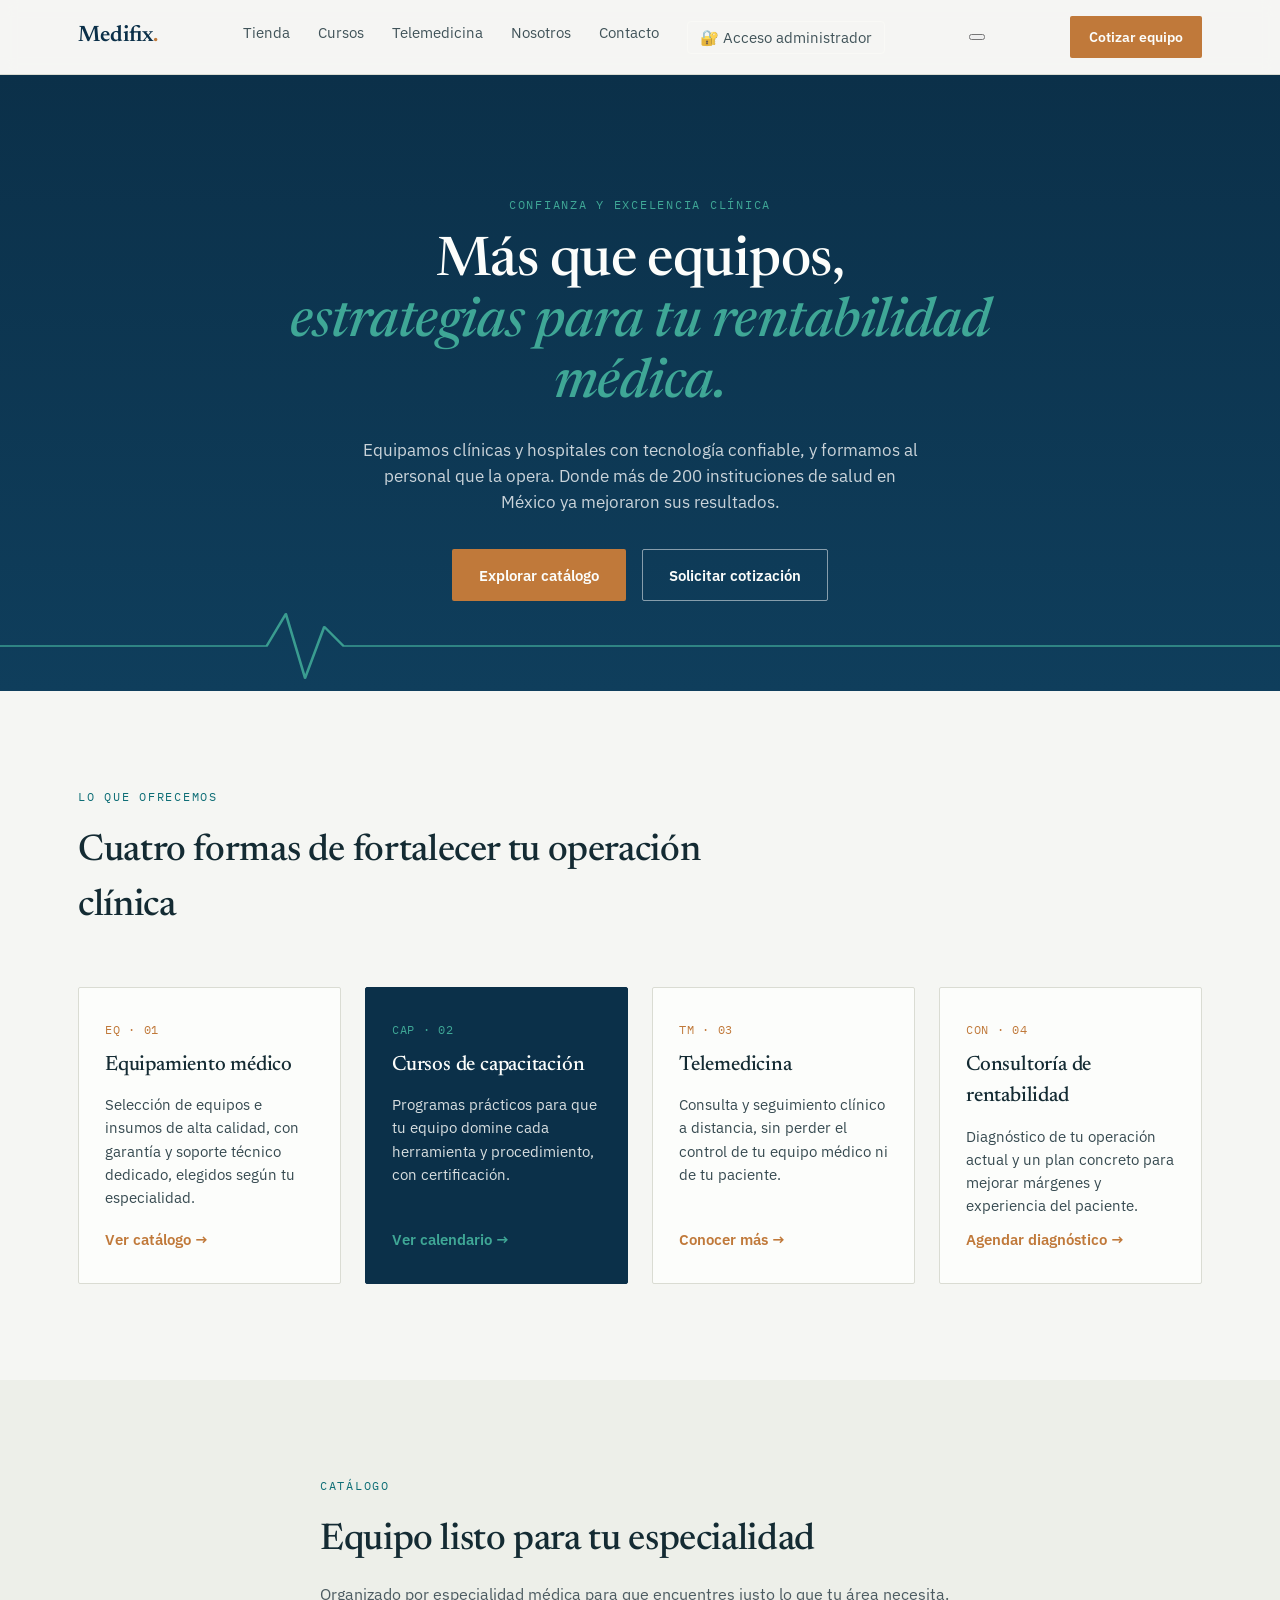
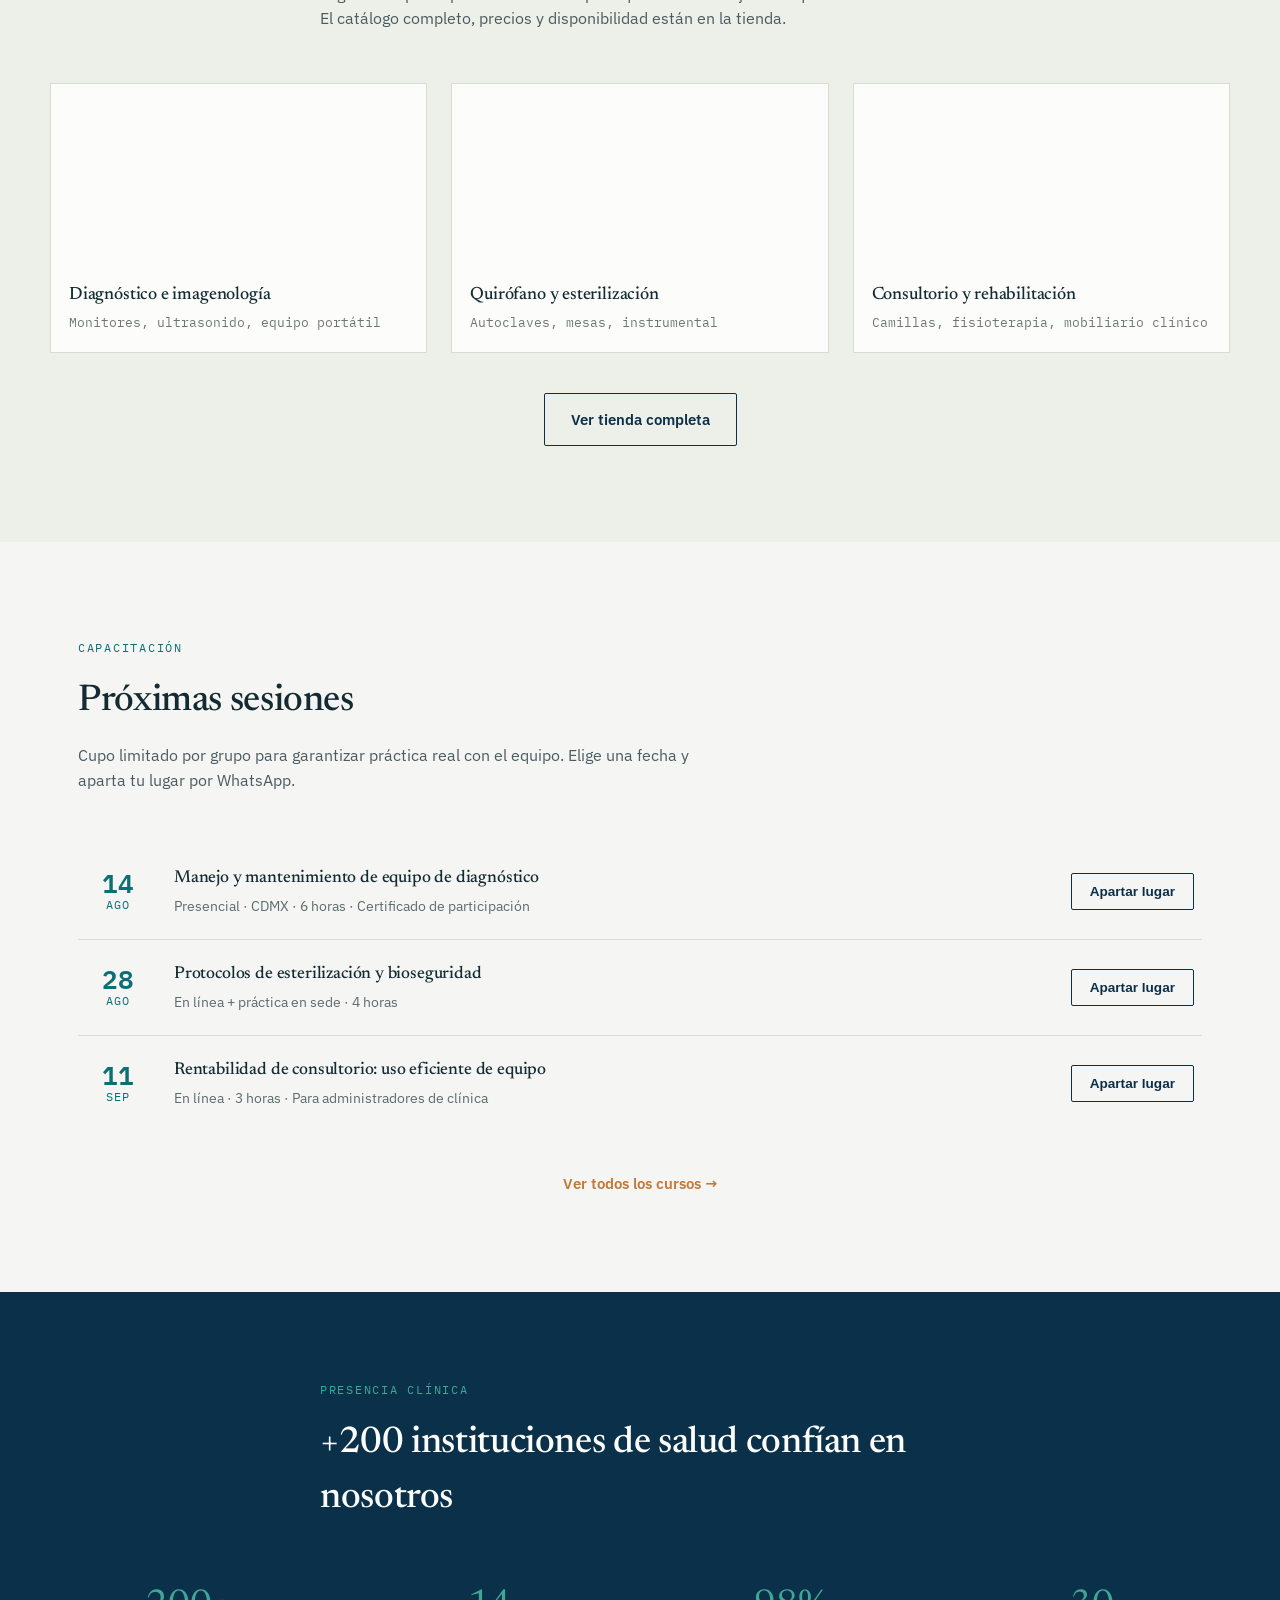
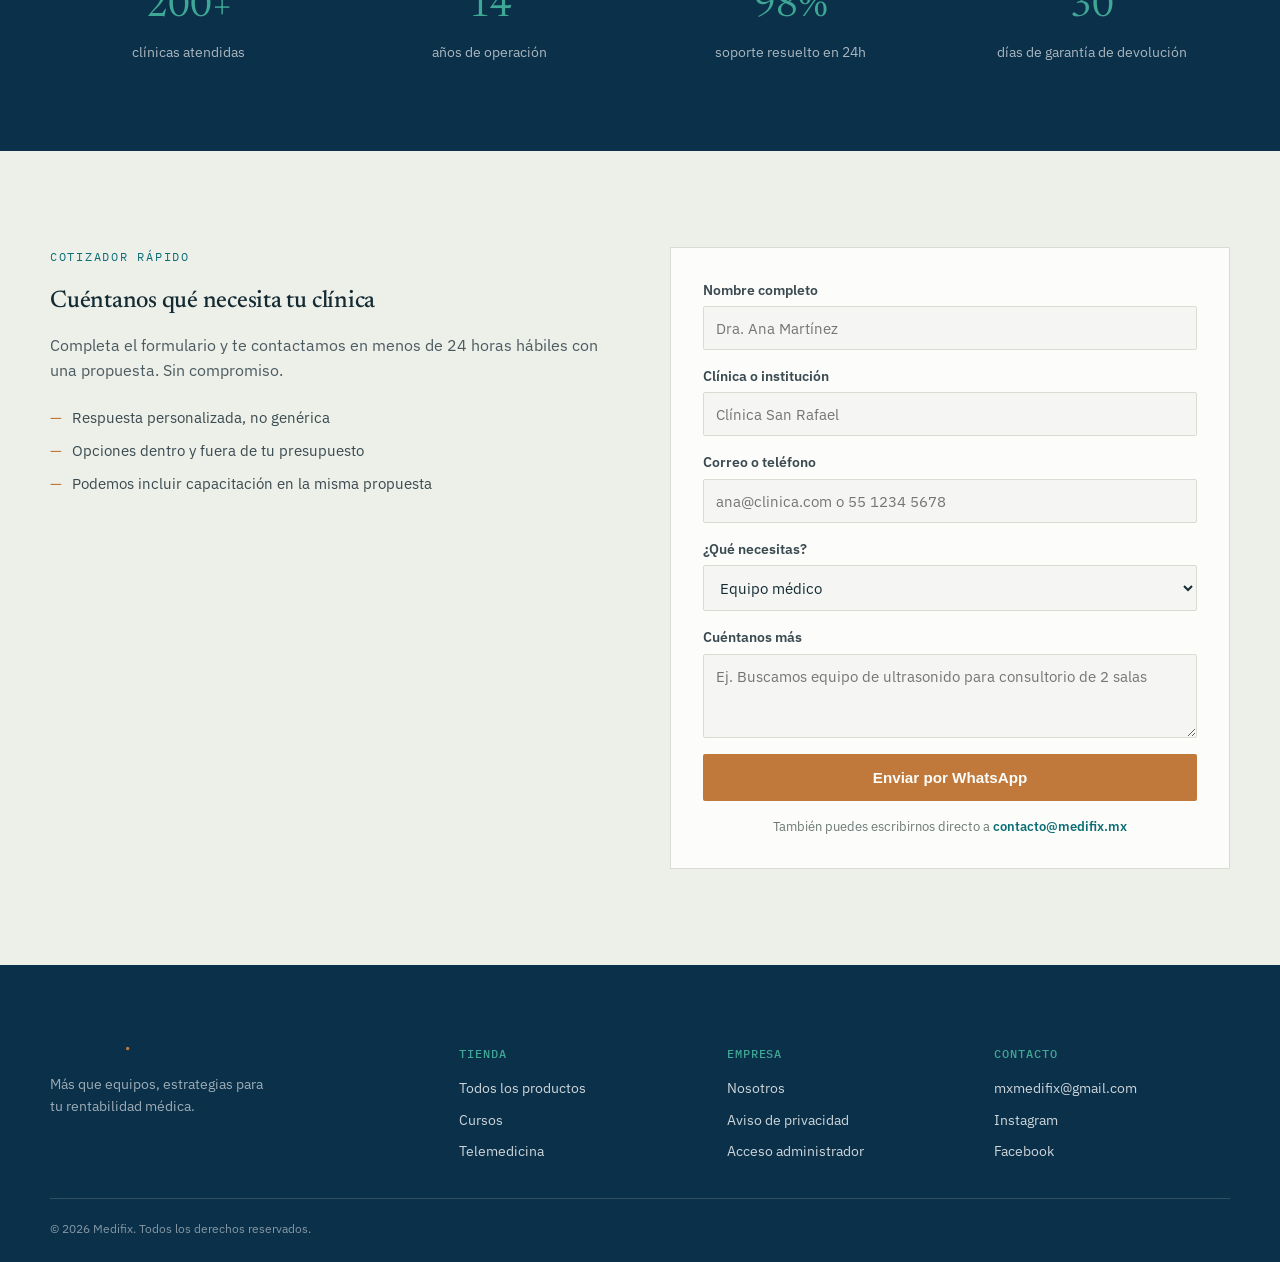
<file: index.html>
<!DOCTYPE html>
<html lang="es">
<head>
<meta charset="UTF-8">
<meta name="viewport" content="width=device-width, initial-scale=1.0">
<title>Medifix — Equipos médicos y capacitación clínica</title>
<meta name="description" content="Más que equipos: estrategias para la rentabilidad de tu clínica. Equipamiento médico, cursos de capacitación y consultoría especializada.">
<link rel="preconnect" href="https://fonts.googleapis.com">
<link rel="preconnect" href="https://fonts.gstatic.com" crossorigin>
<link href="https://fonts.googleapis.com/css2?family=Newsreader:ital,opsz,wght@0,6..72,400;0,6..72,500;0,6..72,600;1,6..72,500&family=IBM+Plex+Sans:wght@400;500;600;700&family=IBM+Plex+Mono:wght@400;500&display=swap" rel="stylesheet">
<link rel="stylesheet" href="styles.css">
<style>
  .nav-links a.admin-link {
    border: 1px solid rgba(255,255,255,0.3);
    padding: 4px 12px;
    border-radius: 4px;
  }
  .nav-links a.admin-link:hover {
    background: rgba(255,255,255,0.1);
  }
</style>
</head>
<body>

<div class="ecg-progress" id="ecgProgress"></div>

<header class="nav" id="siteNav">
  <div class="nav-inner">
    <a href="index.html" class="brand">Medifix<span class="brand-dot">.</span></a>
    <nav class="nav-links">
      <a href="tienda.html">Tienda</a>
      <a href="cursos.html">Cursos</a>
      <a href="telemedicina.html">Telemedicina</a>
      <a href="nosotros.html">Nosotros</a>
      <a href="contacto.html">Contacto</a>
      <a href="admin.html" class="admin-link">🔐 Acceso administrador</a>
    </nav>
    <button class="nav-toggle" id="navToggle" aria-label="Abrir menú" aria-expanded="false">
      <span></span><span></span><span></span>
    </button>
    <a href="#cotizador" class="btn btn-copper btn-small">Cotizar equipo</a>
  </div>
</header>

<main id="top">

  <!-- HERO -->
  <section class="hero">
    <div class="hero-inner">
      <p class="eyebrow" data-ck="home.heroEyebrow">Confianza y excelencia clínica</p>
      <h1 class="hero-title"><span data-ck="home.heroTitleLine1">Más que equipos,</span><br><em data-ck="home.heroTitleLine2">estrategias para tu rentabilidad médica.</em></h1>
      <p class="hero-sub" data-ck="home.heroSub">Equipamos clínicas y hospitales con tecnología confiable, y formamos al personal que la opera. Donde más de 200 instituciones de salud en México ya mejoraron sus resultados.</p>
      <div class="hero-actions">
        <a href="#catalogo" class="btn btn-copper">Explorar catálogo</a>
        <a href="#cotizador" class="btn btn-outline">Solicitar cotización</a>
      </div>
    </div>
    <svg class="hero-ecg" viewBox="0 0 1200 140" preserveAspectRatio="none" aria-hidden="true">
      <path id="ecgPath" d="M0,70 L220,70 L250,70 L268,20 L286,120 L304,40 L322,70 L360,70 L1200,70"
        fill="none" stroke="#3FA796" stroke-width="2.5" stroke-linecap="round" stroke-linejoin="round"/>
    </svg>
  </section>

  <!-- SERVICIOS -->
  <section id="servicios" class="section">
    <div class="section-head reveal">
      <p class="eyebrow eyebrow-dark" data-ck="home.servicesEyebrow">Lo que ofrecemos</p>
      <h2 data-ck="home.servicesHeading">Cuatro formas de fortalecer tu operación clínica</h2>
    </div>
    <div class="services-grid services-grid-4 reveal">
      <article class="service-card" data-preview="https://images.unsplash.com/photo-1516549655169-df83a0774514?auto=format&fit=crop&w=700&q=70" data-preview-tag="Ver catálogo" data-href="tienda.html">
        <span class="service-mono">EQ · 01</span>
        <h3 data-ck="home.service1Title">Equipamiento médico</h3>
        <p data-ck="home.service1Desc">Selección de equipos e insumos de alta calidad, con garantía y soporte técnico dedicado, elegidos según tu especialidad.</p>
        <a href="tienda.html" class="service-link">Ver catálogo →</a>
      </article>
      <article class="service-card service-card-featured" data-preview="https://images.unsplash.com/photo-1576091160399-112ba8d25d1d?auto=format&fit=crop&w=700&q=70" data-preview-tag="Ver calendario" data-href="cursos.html">
        <span class="service-mono">CAP · 02</span>
        <h3 data-ck="home.service2Title">Cursos de capacitación</h3>
        <p data-ck="home.service2Desc">Programas prácticos para que tu equipo domine cada herramienta y procedimiento, con certificación.</p>
        <a href="cursos.html" class="service-link">Ver calendario →</a>
      </article>
      <article class="service-card" data-preview="https://images.unsplash.com/photo-1576091160550-2173dba999ef?auto=format&fit=crop&w=700&q=70" data-preview-tag="Conocer más" data-href="telemedicina.html">
        <span class="service-mono">TM · 03</span>
        <h3 data-ck="home.service3Title">Telemedicina</h3>
        <p data-ck="home.service3Desc">Consulta y seguimiento clínico a distancia, sin perder el control de tu equipo médico ni de tu paciente.</p>
        <a href="telemedicina.html" class="service-link">Conocer más →</a>
      </article>
      <article class="service-card" data-preview="https://images.unsplash.com/photo-1600880292203-757bb62b4baf?auto=format&fit=crop&w=700&q=70" data-preview-tag="Agendar diagnóstico" data-href="contacto.html">
        <span class="service-mono">CON · 04</span>
        <h3 data-ck="home.service4Title">Consultoría de rentabilidad</h3>
        <p data-ck="home.service4Desc">Diagnóstico de tu operación actual y un plan concreto para mejorar márgenes y experiencia del paciente.</p>
        <a href="contacto.html" class="service-link">Agendar diagnóstico →</a>
      </article>
    </div>
  </section>

  <!-- CATALOGO -->
  <section id="catalogo" class="section section-alt">
    <div class="section-head reveal">
      <p class="eyebrow eyebrow-dark" data-ck="home.catalogEyebrow">Catálogo</p>
      <h2 data-ck="home.catalogHeading">Equipo listo para tu especialidad</h2>
      <p class="section-sub" data-ck="home.catalogSub">Organizado por especialidad médica para que encuentres justo lo que tu área necesita. El catálogo completo, precios y disponibilidad están en la tienda.</p>
    </div>
    <div class="catalog-grid reveal">
      <article class="catalog-card" data-preview="https://images.unsplash.com/photo-1583912267550-d6c2ac3196c0?auto=format&fit=crop&w=700&q=70" data-preview-tag="Ver tienda" data-href="tienda.html">
        <div class="catalog-img" style="background-image:url('https://images.unsplash.com/photo-1583912267550-d6c2ac3196c0?auto=format&fit=crop&w=800&q=70')"></div>
        <h3>Diagnóstico e imagenología</h3>
        <p class="catalog-spec">Monitores, ultrasonido, equipo portátil</p>
      </article>
      <article class="catalog-card" data-preview="https://images.unsplash.com/photo-1579154204601-01588f351e67?auto=format&fit=crop&w=700&q=70" data-preview-tag="Ver tienda" data-href="tienda.html">
        <div class="catalog-img" style="background-image:url('https://images.unsplash.com/photo-1579154204601-01588f351e67?auto=format&fit=crop&w=800&q=70')"></div>
        <h3>Quirófano y esterilización</h3>
        <p class="catalog-spec">Autoclaves, mesas, instrumental</p>
      </article>
      <article class="catalog-card" data-preview="https://images.unsplash.com/photo-1631815588090-d4bfec5b1ccb?auto=format&fit=crop&w=700&q=70" data-preview-tag="Ver tienda" data-href="tienda.html">
        <div class="catalog-img" style="background-image:url('https://images.unsplash.com/photo-1631815588090-d4bfec5b1ccb?auto=format&fit=crop&w=800&q=70')"></div>
        <h3>Consultorio y rehabilitación</h3>
        <p class="catalog-spec">Camillas, fisioterapia, mobiliario clínico</p>
      </article>
    </div>
    <div class="catalog-cta">
      <a href="tienda.html" class="btn btn-outline-dark">Ver tienda completa</a>
    </div>
  </section>

  <!-- CURSOS -->
  <section id="cursos" class="section">
    <div class="section-head reveal">
      <p class="eyebrow eyebrow-dark" data-ck="home.coursesEyebrow">Capacitación</p>
      <h2 data-ck="home.coursesHeading">Próximas sesiones</h2>
      <p class="section-sub" data-ck="home.coursesSub">Cupo limitado por grupo para garantizar práctica real con el equipo. Elige una fecha y aparta tu lugar por WhatsApp.</p>
    </div>
    <div class="courses-list reveal" id="coursesList">
      <article class="course-row">
        <div class="course-date">
          <span class="course-day">14</span>
          <span class="course-month">Ago</span>
        </div>
        <div class="course-info">
          <h3>Manejo y mantenimiento de equipo de diagnóstico</h3>
          <p>Presencial · CDMX · 6 horas · Certificado de participación</p>
        </div>
        <button class="btn btn-small btn-outline-dark course-book" data-course="Manejo y mantenimiento de equipo de diagnóstico — 14 Ago">Apartar lugar</button>
      </article>
      <article class="course-row">
        <div class="course-date">
          <span class="course-day">28</span>
          <span class="course-month">Ago</span>
        </div>
        <div class="course-info">
          <h3>Protocolos de esterilización y bioseguridad</h3>
          <p>En línea + práctica en sede · 4 horas</p>
        </div>
        <button class="btn btn-small btn-outline-dark course-book" data-course="Protocolos de esterilización y bioseguridad — 28 Ago">Apartar lugar</button>
      </article>
      <article class="course-row">
        <div class="course-date">
          <span class="course-day">11</span>
          <span class="course-month">Sep</span>
        </div>
        <div class="course-info">
          <h3>Rentabilidad de consultorio: uso eficiente de equipo</h3>
          <p>En línea · 3 horas · Para administradores de clínica</p>
        </div>
        <button class="btn btn-small btn-outline-dark course-book" data-course="Rentabilidad de consultorio — 11 Sep">Apartar lugar</button>
      </article>
    </div>
    <div class="catalog-cta">
      <a href="cursos.html" class="service-link">Ver todos los cursos →</a>
    </div>
  </section>

  <!-- INSTITUCIONES -->
  <section class="section section-dark">
    <div class="section-head section-head-light reveal">
      <p class="eyebrow" data-ck="home.institEyebrow">Presencia clínica</p>
      <h2 data-ck="home.institHeading">+200 instituciones de salud confían en nosotros</h2>
    </div>
    <div class="stats-row reveal">
      <div class="stat"><span class="stat-num" data-ck="home.stat1Num">200+</span><span class="stat-label" data-ck="home.stat1Label">clínicas atendidas</span></div>
      <div class="stat"><span class="stat-num" data-ck="home.stat2Num">14</span><span class="stat-label" data-ck="home.stat2Label">años de operación</span></div>
      <div class="stat"><span class="stat-num" data-ck="home.stat3Num">98%</span><span class="stat-label" data-ck="home.stat3Label">soporte resuelto en 24h</span></div>
      <div class="stat"><span class="stat-num" data-ck="home.stat4Num">30</span><span class="stat-label" data-ck="home.stat4Label">días de garantía de devolución</span></div>
    </div>
  </section>

  <!-- COTIZADOR -->
  <section id="cotizador" class="section section-alt">
    <div class="quote-wrap">
      <div class="quote-copy reveal">
        <p class="eyebrow eyebrow-dark" data-ck="home.quoteEyebrow">Cotizador rápido</p>
        <h2 data-ck="home.quoteHeading">Cuéntanos qué necesita tu clínica</h2>
        <p class="section-sub" data-ck="home.quoteSub">Completa el formulario y te contactamos en menos de 24 horas hábiles con una propuesta. Sin compromiso.</p>
        <ul class="quote-points">
          <li>Respuesta personalizada, no genérica</li>
          <li>Opciones dentro y fuera de tu presupuesto</li>
          <li>Podemos incluir capacitación en la misma propuesta</li>
        </ul>
      </div>
      <form class="quote-form reveal" id="quoteForm">
        <label>Nombre completo
          <input type="text" name="nombre" required placeholder="Dra. Ana Martínez">
        </label>
        <label>Clínica o institución
          <input type="text" name="clinica" placeholder="Clínica San Rafael">
        </label>
        <label>Correo o teléfono
          <input type="text" name="contacto" required placeholder="ana@clinica.com o 55 1234 5678">
        </label>
        <label>¿Qué necesitas?
          <select name="interes">
            <option>Equipo médico</option>
            <option>Curso de capacitación</option>
            <option>Consultoría de rentabilidad</option>
            <option>Aún no lo sé, quiero asesoría</option>
          </select>
        </label>
        <label>Cuéntanos más
          <textarea name="detalle" rows="3" placeholder="Ej. Buscamos equipo de ultrasonido para consultorio de 2 salas"></textarea>
        </label>
        <button type="submit" class="btn btn-copper btn-full">Enviar por WhatsApp</button>
        <p class="quote-note">También puedes escribirnos directo a <a href="mailto:mxmedifix@gmail.com " data-ck="global.email" data-ck-attr="href">contacto@medifix.mx</a></p>
      </form>
    </div>
  </section>

</main>

<footer id="contacto" class="footer">
  <div class="footer-inner">
    <div class="footer-brand">
      <p class="brand">Medifix<span class="brand-dot">.</span></p>
      <p data-ck="global.footerTagline">Más que equipos, estrategias para tu rentabilidad médica.</p>
    </div>
    <div class="footer-col">
      <h4>Tienda</h4>
      <a href="tienda.html">Todos los productos</a>
      <a href="cursos.html">Cursos</a>
      <a href="telemedicina.html">Telemedicina</a>
    </div>
    <div class="footer-col">
      <h4>Empresa</h4>
      <a href="nosotros.html">Nosotros</a>
      <a href="privacidad.html">Aviso de privacidad</a>
      <a href="admin.html">Acceso administrador</a>
    </div>
    <div class="footer-col">
      <h4>Contacto</h4>
      <a href="mailto:mxmedifix@gmail.com" data-ck="global.email" data-ck-attr="href">mxmedifix@gmail.com</a>
      <a href="https://www.instagram.com/mxmedifix" target="_blank" rel="noopener" data-ck="global.instagramUrl" data-ck-attr="href">Instagram</a>
      <a href="https://www.facebook.com/profile.php?id=61575132607438" target="_blank" rel="noopener" data-ck="global.facebookUrl" data-ck-attr="href">Facebook</a>
    </div>
  </div>
  <p class="footer-legal">© 2026 Medifix. Todos los derechos reservados.</p>
</footer>

<script src="script.js"></script>
</body>
</html>
</file>
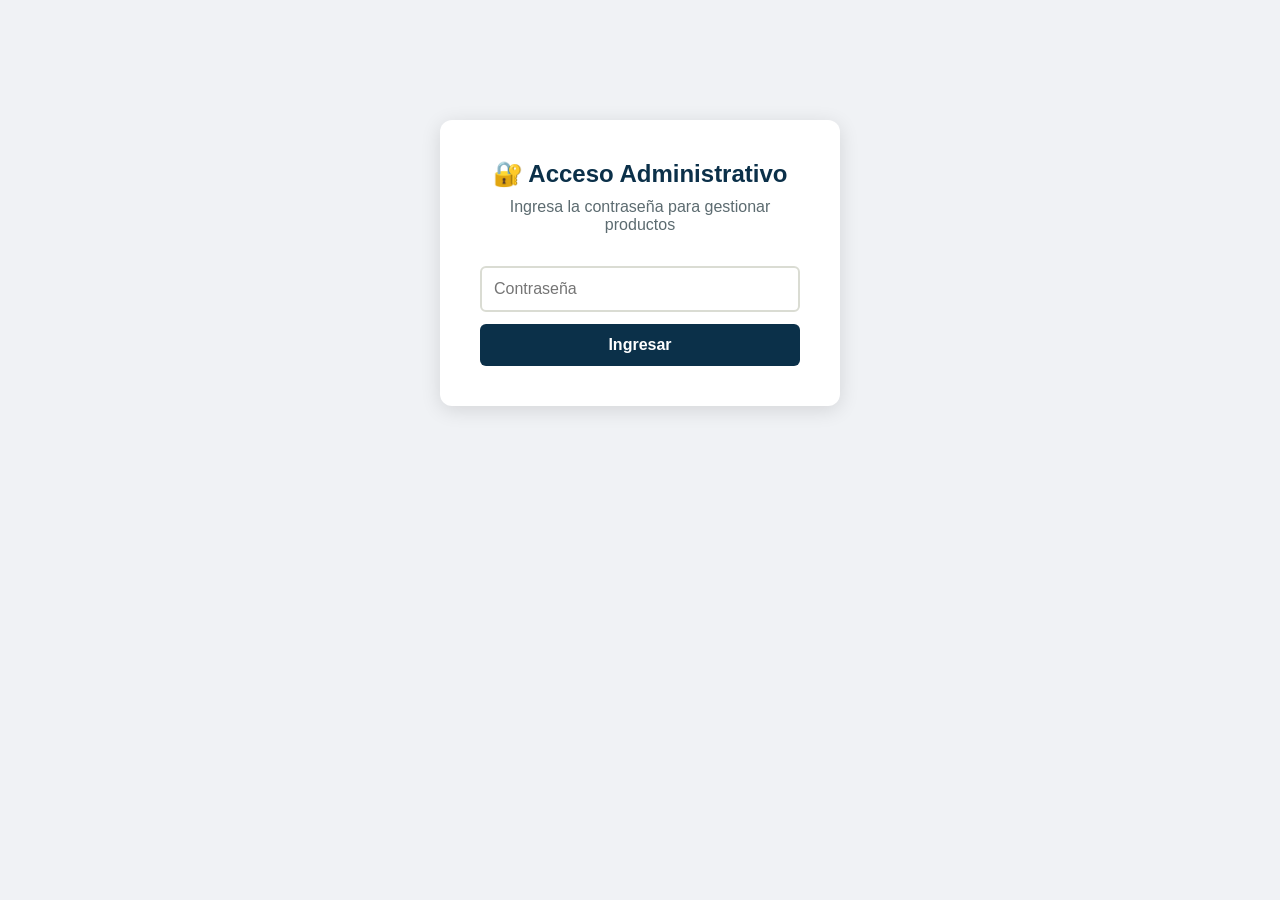
<file: admin.html>
<!DOCTYPE html>
<html lang="es">
<head>
  <meta charset="UTF-8">
  <meta name="viewport" content="width=device-width, initial-scale=1.0">
  <title>Admin — Medifix</title>
  <style>
    * { box-sizing: border-box; margin: 0; padding: 0; }
    body { font-family: 'Segoe UI', Tahoma, Geneva, Verdana, sans-serif; background: #f0f2f5; padding: 20px; }
    .container { max-width: 1200px; margin: 0 auto; background: #fff; padding: 30px; border-radius: 12px; box-shadow: 0 2px 10px rgba(0,0,0,0.08); }
    h1 { color: #0B3049; border-bottom: 3px solid #C0793A; padding-bottom: 12px; margin-bottom: 24px; }
    .login-box { max-width: 400px; margin: 100px auto; padding: 40px; background: #fff; border-radius: 12px; box-shadow: 0 4px 20px rgba(0,0,0,0.12); text-align: center; }
    .login-box h2 { margin-bottom: 10px; color: #0B3049; }
    .login-box input { width: 100%; padding: 12px; border: 2px solid #DADCD3; border-radius: 6px; font-size: 16px; margin: 12px 0; }
    .login-box input:focus { border-color: #0E6E76; outline: none; }
    .login-box .btn { width: 100%; padding: 12px; font-size: 16px; }
    .login-error { color: #B33A3A; margin-top: 10px; display: none; }
    .btn { padding: 10px 20px; border: none; border-radius: 6px; cursor: pointer; font-weight: 600; transition: all 0.2s; color: #fff; text-decoration: none; display: inline-block; }
    .btn-primary { background: #0B3049; } .btn-primary:hover { background: #1a4a6a; }
    .btn-success { background: #0E6E76; } .btn-success:hover { background: #0a555c; }
    .btn-danger { background: #B33A3A; } .btn-danger:hover { background: #8f2e2e; }
    .btn-warning { background: #C0793A; } .btn-warning:hover { background: #a6632b; }
    .btn-outline { background: transparent; border: 2px solid #DADCD3; color: #142B33; } .btn-outline:hover { background: #f0f2f5; }
    .btn-copper { background: #C0793A; color: #fff; } .btn-copper:hover { background: #a6632b; }
    .hidden { display: none !important; }
    .toolbar { display: flex; gap: 10px; flex-wrap: wrap; margin-bottom: 24px; }
    .producto-item { display: flex; justify-content: space-between; align-items: center; background: #f8f9f8; border: 1px solid #DADCD3; border-radius: 8px; padding: 15px; margin-bottom: 10px; transition: all 0.2s; }
    .producto-item:hover { background: #f0f2f5; border-color: #0E6E76; }
    .producto-info { flex: 1; }
    .producto-info h3 { margin-bottom: 4px; color: #0B3049; }
    .producto-info p { color: #5C6B70; font-size: 0.9rem; margin: 2px 0; }
    .producto-actions { display: flex; gap: 8px; }
    .modal { display: none; position: fixed; top: 0; left: 0; width: 100%; height: 100%; background: rgba(0,0,0,0.5); z-index: 1000; justify-content: center; align-items: center; }
    .modal.active { display: flex; }
    .modal-content { background: #fff; padding: 30px; border-radius: 12px; max-width: 500px; width: 90%; max-height: 90vh; overflow-y: auto; }
    .modal-header { display: flex; justify-content: space-between; align-items: center; margin-bottom: 20px; }
    .modal-header h2 { color: #0B3049; }
    .modal-close { background: none; border: none; font-size: 28px; cursor: pointer; color: #999; } .modal-close:hover { color: #333; }
    .form-group { margin-bottom: 15px; }
    .form-group label { display: block; font-weight: 600; margin-bottom: 4px; color: #142B33; font-size: 0.9rem; }
    .form-group input, .form-group select, .form-group textarea { width: 100%; padding: 10px; border: 1px solid #DADCD3; border-radius: 6px; font-size: 14px; }
    .form-group textarea { height: 80px; resize: vertical; }
    .form-row { display: grid; grid-template-columns: 1fr 1fr; gap: 15px; }
    .form-actions { display: flex; gap: 10px; margin-top: 20px; } .form-actions .btn { flex: 1; }
    .alert { padding: 15px; border-radius: 6px; margin-bottom: 20px; display: none; }
    .alert-success { display: block; background: #d4edda; color: #155724; border: 1px solid #c3e6cb; }
    .alert-error { display: block; background: #f8d7da; color: #721c24; border: 1px solid #f5c6cb; }
    .alert-info { display: block; background: #cce5ff; color: #004085; border: 1px solid #b8daff; }
    .loading { text-align: center; padding: 40px; color: #8A968F; }
    .admin-top-links { display: flex; gap: 12px; align-items: center; flex-wrap: wrap; }
    .json-box { background: #1e1e1e; color: #d4d4d4; padding: 20px; border-radius: 8px; font-family: 'Courier New', monospace; font-size: 13px; max-height: 400px; overflow: auto; white-space: pre-wrap; word-break: break-all; margin-top: 10px; border: 1px solid #333; }
    .json-box-label { font-weight: 600; color: #0B3049; margin-top: 16px; margin-bottom: 6px; display: block; }
    .copy-btn { background: #0E6E76; color: #fff; border: none; padding: 8px 16px; border-radius: 4px; cursor: pointer; font-size: 13px; margin-top: 8px; }
    .copy-btn:hover { background: #0a555c; }
    .copied-msg { color: #0E6E76; font-size: 13px; margin-left: 10px; display: none; }
    .copied-msg.show { display: inline; }
    .instrucciones { background: #f8f9fa; border-left: 4px solid #C0793A; padding: 15px 18px; margin: 16px 0; border-radius: 4px; }
    .instrucciones strong { color: #0B3049; }
    .instrucciones a { color: #0E6E76; font-weight: 600; }
    .pasos { margin: 8px 0 0 20px; line-height: 1.8; }
    @media (max-width: 768px) {
      .producto-item { flex-direction: column; align-items: stretch; }
      .producto-actions { margin-top: 10px; justify-content: flex-end; }
      .form-row { grid-template-columns: 1fr; }
      .admin-top-links { flex-direction: column; align-items: stretch; }
    }
  </style>
</head>
<body>

<!-- LOGIN -->
<div id="login-container" class="login-box">
  <h2>🔐 Acceso Administrativo</h2>
  <p style="color:#5C6B70; margin-bottom:20px;">Ingresa la contraseña para gestionar productos</p>
  <input type="password" id="password-input" placeholder="Contraseña">
  <button class="btn btn-primary" onclick="verificarPassword()">Ingresar</button>
  <div id="login-error" class="login-error">❌ Contraseña incorrecta</div>
</div>

<!-- PANEL ADMIN -->
<div id="admin-panel" class="hidden">
  <div class="container">
    <div style="display:flex; justify-content:space-between; align-items:center; flex-wrap:wrap; gap:12px; margin-bottom:20px;">
      <h1 style="margin:0; border:none; padding:0;">🛠️ Panel de Administración</h1>
      <div class="admin-top-links">
        <a href="tienda.html" target="_blank" class="btn btn-warning" style="text-decoration:none;">👁️ Ver Tienda</a>
        <a href="index.html" target="_blank" class="btn btn-outline" style="text-decoration:none;">🏠 Inicio</a>
        <button class="btn btn-outline" onclick="cerrarSesion()">🚪 Cerrar Sesión</button>
      </div>
    </div>

    <div id="alert" class="alert"></div>

    <div class="toolbar">
      <button class="btn btn-success" onclick="abrirModalAgregar()">➕ Agregar Producto</button>
      <button class="btn btn-primary" onclick="cargarProductos()">🔄 Recargar</button>
      <button class="btn btn-copper" onclick="mostrarJSON()">📋 Guardar cambios en GitHub</button>
    </div>

    <div id="productos-container">
      <div class="loading">⏳ Cargando productos...</div>
    </div>

    <!-- Sección para mostrar el JSON -->
    <div id="json-section" style="display:none; margin-top:30px; border-top:2px solid #DADCD3; padding-top:20px;">
      <h3 style="color:#0B3049;">📋 Guarda tus cambios en GitHub</h3>
      
      <div class="instrucciones">
        <strong>📌 Pasos para guardar los cambios:</strong>
        <ol class="pasos">
          <li>Haz clic en el botón <strong>"Copiar JSON"</strong> abajo</li>
          <li>Abre <a href="https://github.com/mxmedifix/Medifix/blob/main/products.json" target="_blank">products.json en GitHub</a></li>
          <li>Haz clic en el lápiz <strong>✏️ (Editar)</strong></li>
          <li><strong>Borra TODO</strong> el contenido del archivo</li>
          <li><strong>Pega</strong> el JSON que copiaste</li>
          <li>Haz clic en <strong>"Commit changes"</strong> (abajo de la página)</li>
          <li>Espera 2 minutos y recarga tu tienda</li>
        </ol>
      </div>

      <span class="json-box-label">📄 products.json (copia esto):</span>
      <div class="json-box" id="json-output"></div>
      <button class="copy-btn" onclick="copiarJSON()">📋 Copiar JSON</button>
      <span class="copied-msg" id="copied-msg">✅ ¡Copiado!</span>
      <button class="btn btn-outline" style="margin-top:10px; display:block;" onclick="ocultarJSON()">Cerrar</button>
    </div>
  </div>
</div>

<!-- MODAL -->
<div id="modal" class="modal">
  <div class="modal-content">
    <div class="modal-header">
      <h2 id="modal-title">Agregar Producto</h2>
      <button class="modal-close" onclick="cerrarModal()">&times;</button>
    </div>

    <form id="product-form" onsubmit="guardarProducto(event)">
      <input type="hidden" id="edit-mode" value="false">
      <input type="hidden" id="product-id" value="">

      <div class="form-group">
        <label>Categoría *</label>
        <select id="categoria" required>
          <option value="general">Medicina General</option>
          <option value="cardiologia">Cardiología</option>
          <option value="ginecologia">Ginecología y Obstetricia</option>
          <option value="pediatria">Pediatría</option>
          <option value="fisioterapia">Fisioterapia y Rehabilitación</option>
          <option value="cirugia">Cirugía y Esterilización</option>
          <option value="diagnostico">Diagnóstico por Imagen</option>
          <option value="Laboratorio">Laboratorio</option>
        </select>
      </div>

      <div class="form-group">
        <label>Nombre del Producto *</label>
        <input type="text" id="nombre" required placeholder="Ej: CPAP Yuwell">
      </div>

      <div class="form-row">
        <div class="form-group">
          <label>Precio *</label>
          <input type="text" id="precio" required placeholder="$7,000">
        </div>
        <div class="form-group">
          <label>Stock</label>
          <input type="number" id="stock" placeholder="10" min="0">
        </div>
      </div>

      <div class="form-group">
        <label>Imagen (URL o nombre de archivo)</label>
        <input type="text" id="imagen" placeholder="CPAP Yuwell.JPG o https://ejemplo.com/imagen.jpg">
      </div>

      <div class="form-group">
        <label>Descripción</label>
        <textarea id="descripcion" placeholder="Descripción del producto..."></textarea>
      </div>

      <div class="form-actions">
        <button type="submit" class="btn btn-success">💾 Guardar</button>
        <button type="button" class="btn btn-outline" onclick="cerrarModal()">Cancelar</button>
      </div>
    </form>
  </div>
</div>

<script>
const CONTRASENA = 'medifix2026';
let productosData = null;

function verificarPassword() {
  const input = document.getElementById('password-input');
  const error = document.getElementById('login-error');

  if (input.value === CONTRASENA) {
    document.getElementById('login-container').style.display = 'none';
    document.getElementById('admin-panel').classList.remove('hidden');
    cargarProductos();
    error.style.display = 'none';
    input.value = '';
  } else {
    error.style.display = 'block';
    input.value = '';
    input.focus();
  }
}

document.getElementById('password-input').addEventListener('keydown', function(e) {
  if (e.key === 'Enter') verificarPassword();
});

function cerrarSesion() {
  document.getElementById('login-container').style.display = 'block';
  document.getElementById('admin-panel').classList.add('hidden');
  document.getElementById('password-input').value = '';
  document.getElementById('password-input').focus();
}

function cargarProductos() {
  const container = document.getElementById('productos-container');
  container.innerHTML = '<div class="loading">⏳ Cargando productos...</div>';

  fetch('products.json')
    .then(response => {
      if (!response.ok) throw new Error('Error HTTP: ' + response.status);
      return response.json();
    })
    .then(data => {
      if (!data || !data.products) throw new Error('Estructura inválida');
      productosData = JSON.parse(JSON.stringify(data));
      renderProductos(data);
      mostrarAlerta('✅ Productos cargados correctamente', 'success');
    })
    .catch(error => {
      console.error('Error:', error);
      container.innerHTML = `
        <div style="text-align:center;padding:40px;background:#f8d7da;border-radius:8px;color:#721c24;">
          ❌ Error al cargar productos<br>
          <small>${error.message}</small>
          <br><br>
          <button class="btn btn-primary" onclick="cargarProductos()">Intentar de nuevo</button>
        </div>
      `;
    });
}

function renderProductos(data) {
  const container = document.getElementById('productos-container');
  const products = data.products || [];
  const categories = data.categories || [];

  if (products.length === 0) {
    container.innerHTML = '<p style="text-align:center;padding:40px;color:#8A968F;">No hay productos disponibles</p>';
    return;
  }

  let html = '';
  products.forEach(p => {
    const catLabels = p.categories && p.categories.length > 0
      ? p.categories.map(id => {
          const found = categories.find(c => c.id === id);
          return found ? found.label : id;
        }).join(' · ')
      : 'Sin categoría';

    html += `
      <div class="producto-item">
        <div class="producto-info">
          <h3>${p.name || 'Producto'}</h3>
          <p>💰 ${p.price || 'Precio no definido'} | 📦 Stock: ${p.stock || 'N/A'}</p>
          <p style="font-size:0.8rem;color:#8A968F;">${catLabels} | ${p.desc || ''}</p>
        </div>
        <div class="producto-actions">
          <button class="btn btn-warning" onclick="editarProducto('${p.id}')">✏️ Editar</button>
          <button class="btn btn-danger" onclick="eliminarProducto('${p.id}')">🗑️ Eliminar</button>
        </div>
      </div>
    `;
  });

  container.innerHTML = html;
}

function abrirModalAgregar() {
  document.getElementById('modal-title').textContent = '➕ Agregar Producto';
  document.getElementById('edit-mode').value = 'false';
  document.getElementById('product-id').value = '';
  document.getElementById('product-form').reset();
  document.getElementById('modal').classList.add('active');
}

function editarProducto(id) {
  const product = productosData.products.find(p => p.id === id);
  if (!product) {
    mostrarAlerta('Producto no encontrado', 'error');
    return;
  }

  document.getElementById('modal-title').textContent = '✏️ Editar Producto';
  document.getElementById('edit-mode').value = 'true';
  document.getElementById('product-id').value = id;
  document.getElementById('categoria').value = (product.categories && product.categories[0]) || 'general';
  document.getElementById('nombre').value = product.name || '';
  document.getElementById('precio').value = product.price || '';
  document.getElementById('stock').value = product.stock || '';
  document.getElementById('imagen').value = product.img || '';
  document.getElementById('descripcion').value = product.desc || '';

  document.getElementById('modal').classList.add('active');
}

function guardarProducto(event) {
  event.preventDefault();

  const modoEdicion = document.getElementById('edit-mode').value === 'true';
  const id = document.getElementById('product-id').value || 'p' + Date.now();
  const categoriaId = document.getElementById('categoria').value;
  const nombre = document.getElementById('nombre').value.trim();
  const precio = document.getElementById('precio').value.trim();
  const stock = parseInt(document.getElementById('stock').value) || 0;
  const imagen = document.getElementById('imagen').value.trim();
  const descripcion = document.getElementById('descripcion').value.trim();

  if (!nombre || !precio) {
    mostrarAlerta('Nombre y precio son obligatorios', 'error');
    return;
  }

  const producto = {
    id: id,
    name: nombre,
    categories: [categoriaId],
    price: precio,
    desc: descripcion,
    img: imagen || 'https://via.placeholder.com/600x600/DADCD3/0B3049?text=Medifix',
    stock: stock
  };

  if (modoEdicion) {
    const index = productosData.products.findIndex(p => p.id === id);
    if (index !== -1) {
      productosData.products[index] = producto;
    } else {
      productosData.products.push(producto);
    }
    mostrarAlerta('✅ Producto actualizado en memoria', 'success');
  } else {
    productosData.products.push(producto);
    mostrarAlerta('✅ Producto agregado en memoria', 'success');
  }

  renderProductos(productosData);
  cerrarModal();
  
  // Mostrar el botón para guardar en GitHub
  document.getElementById('json-section').style.display = 'block';
  actualizarJSON();
  mostrarAlerta('📋 Los cambios están en memoria. Haz clic en "Guardar cambios en GitHub" y sigue las instrucciones.', 'info');
}

function eliminarProducto(id) {
  if (!confirm('¿Eliminar este producto?')) return;

  const index = productosData.products.findIndex(p => p.id === id);
  if (index !== -1) {
    productosData.products.splice(index, 1);
    renderProductos(productosData);
    mostrarAlerta('🗑️ Producto eliminado de memoria', 'success');
    
    document.getElementById('json-section').style.display = 'block';
    actualizarJSON();
    mostrarAlerta('📋 Los cambios están en memoria. Haz clic en "Guardar cambios en GitHub" y sigue las instrucciones.', 'info');
  } else {
    mostrarAlerta('Error: Producto no encontrado', 'error');
  }
}

function cerrarModal() {
  document.getElementById('modal').classList.remove('active');
}

function mostrarAlerta(mensaje, tipo) {
  const alert = document.getElementById('alert');
  alert.textContent = mensaje;
  alert.className = 'alert alert-' + tipo;
  setTimeout(() => { alert.className = 'alert'; }, 6000);
}

function actualizarJSON() {
  document.getElementById('json-output').textContent = JSON.stringify(productosData, null, 2);
}

function mostrarJSON() {
  const section = document.getElementById('json-section');
  if (section.style.display === 'block') {
    section.style.display = 'none';
    return;
  }
  section.style.display = 'block';
  actualizarJSON();
}

function ocultarJSON() {
  document.getElementById('json-section').style.display = 'none';
}

function copiarJSON() {
  const json = document.getElementById('json-output').textContent;
  
  if (navigator.clipboard && navigator.clipboard.writeText) {
    navigator.clipboard.writeText(json).then(() => {
      mostrarCopiado();
    }).catch(() => {
      copiarFallback(json);
    });
  } else {
    copiarFallback(json);
  }
}

function copiarFallback(texto) {
  const textarea = document.createElement('textarea');
  textarea.value = texto;
  textarea.style.position = 'fixed';
  textarea.style.opacity = '0';
  document.body.appendChild(textarea);
  textarea.select();
  document.execCommand('copy');
  document.body.removeChild(textarea);
  mostrarCopiado();
}

function mostrarCopiado() {
  const msg = document.getElementById('copied-msg');
  msg.classList.add('show');
  setTimeout(() => { msg.classList.remove('show'); }, 3000);
}

document.getElementById('modal').addEventListener('click', function(e) {
  if (e.target === this) cerrarModal();
});

document.addEventListener('keydown', function(e) {
  if (e.key === 'Escape') cerrarModal();
});
</script>

</body>
</html>
</file>
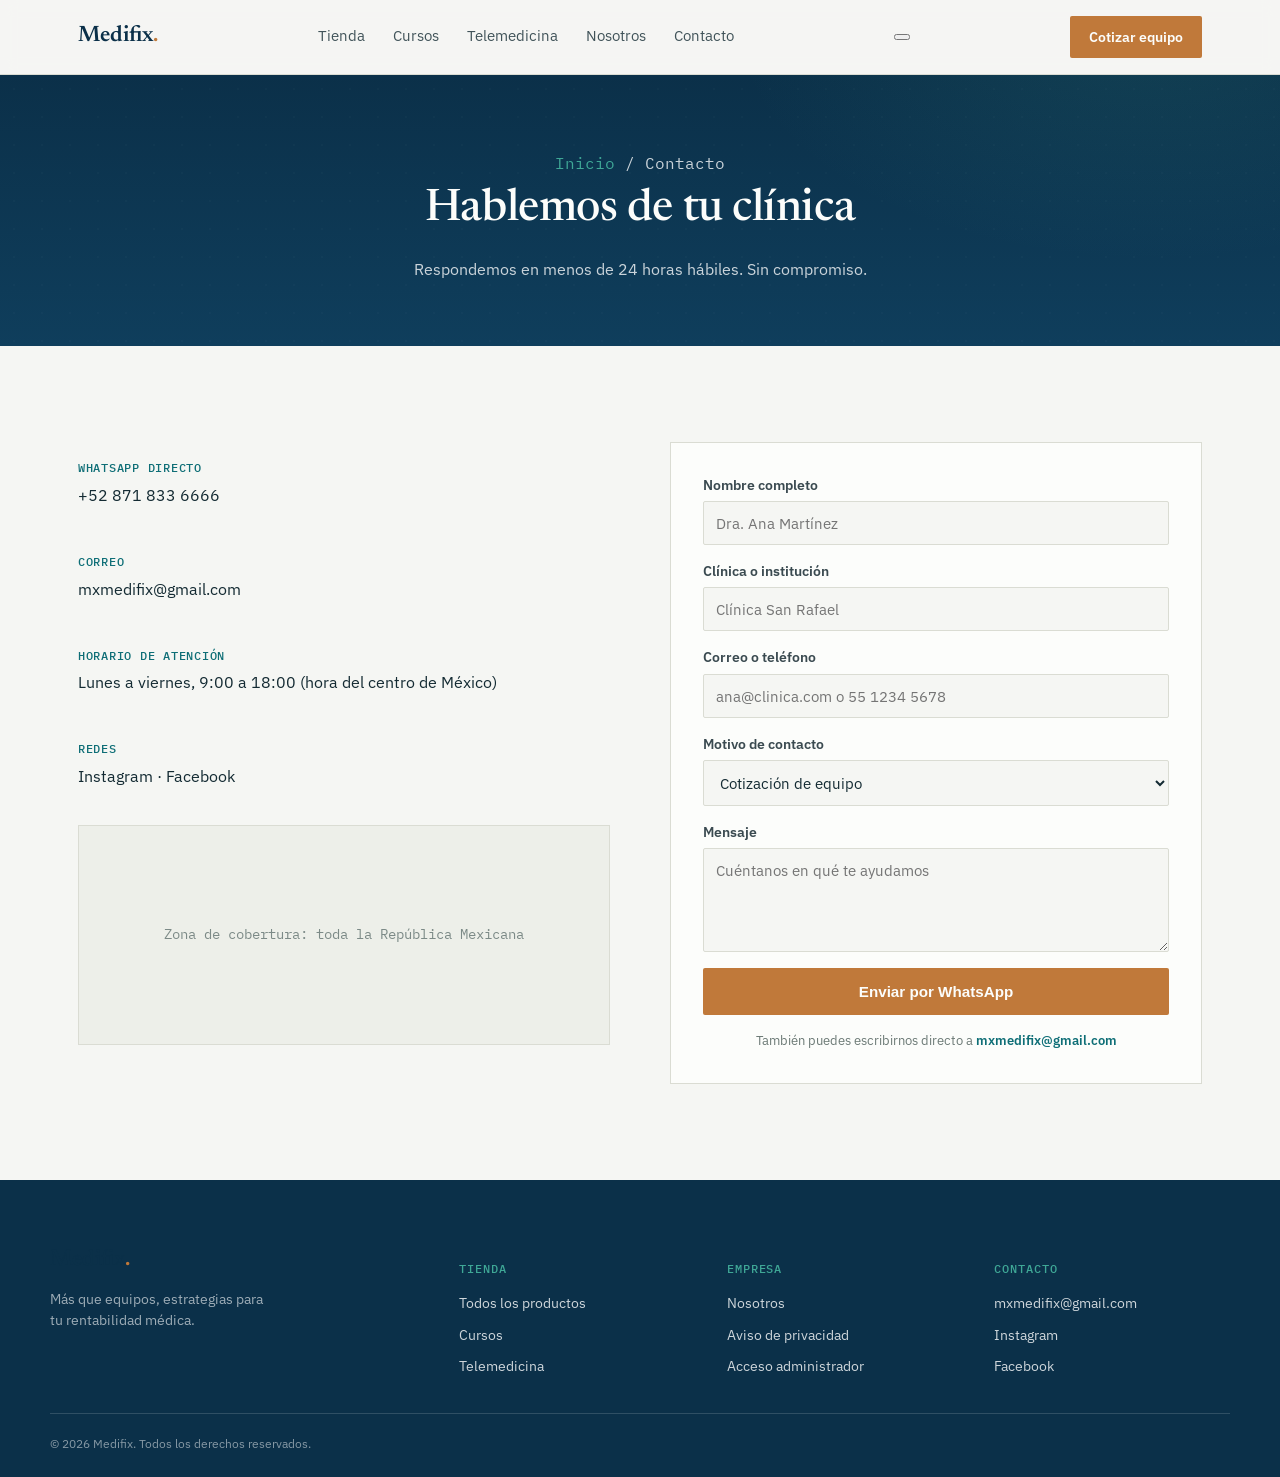
<file: contacto.html>
<!DOCTYPE html>
<html lang="es">
<head>
<meta charset="UTF-8">
<meta name="viewport" content="width=device-width, initial-scale=1.0">
<title>Contacto — Medifix</title>
<meta name="description" content="Contacta a Medifix para cotizar equipo médico, agendar capacitación o resolver dudas.">
<link rel="preconnect" href="https://fonts.googleapis.com">
<link rel="preconnect" href="https://fonts.gstatic.com" crossorigin>
<link href="https://fonts.googleapis.com/css2?family=Newsreader:ital,opsz,wght@0,6..72,400;0,6..72,500;0,6..72,600;1,6..72,500&family=IBM+Plex+Sans:wght@400;500;600;700&family=IBM+Plex+Mono:wght@400;500&display=swap" rel="stylesheet">
<link rel="stylesheet" href="styles.css">
</head>
<body>

<div class="ecg-progress" id="ecgProgress"></div>

<header class="nav">
  <div class="nav-inner">
    <a href="index.html" class="brand">Medifix<span class="brand-dot">.</span></a>
    <nav class="nav-links">
      <a href="tienda.html">Tienda</a>
      <a href="cursos.html">Cursos</a>
      <a href="telemedicina.html">Telemedicina</a>
      <a href="nosotros.html">Nosotros</a>
      <a href="contacto.html">Contacto</a>
    </nav>
    <button class="nav-toggle" id="navToggle" aria-label="Abrir menú" aria-expanded="false">
      <span></span><span></span><span></span>
    </button>
    <a href="index.html#cotizador" class="btn btn-copper btn-small">Cotizar equipo</a>
  </div>
</header>

<main>
  <section class="page-hero">
    <p class="breadcrumb"><a href="index.html">Inicio</a> / Contacto</p>
    <h1 data-ck="contacto.heroTitle">Hablemos de tu clínica</h1>
    <p data-ck="contacto.heroSub">Respondemos en menos de 24 horas hábiles. Sin compromiso.</p>
  </section>

  <section class="section">
    <div class="contact-wrap">
      <div class="contact-info reveal">
        <div class="contact-item">
          <h4>WhatsApp directo</h4>
          <p><a href="https://wa.me/528718336666" target="_blank" rel="noopener" data-wa-link data-ck="global.phoneDisplay">+52 871 833 6666</a></p>
        </div>
        <div class="contact-item">
          <h4>Correo</h4>
          <p><a href="mailto:mxmedifix@gmail.com" data-ck="global.email" data-ck-attr="href">mxmedifix@gmail.com</a></p>
        </div>
        <div class="contact-item">
          <h4>Horario de atención</h4>
          <p data-ck="contacto.horario">Lunes a viernes, 9:00 a 18:00 (hora del centro de México)</p>
        </div>
        <div class="contact-item">
          <h4>Redes</h4>
          <p>
            <a href="https://www.instagram.com/mxmedifix" target="_blank" rel="noopener" data-ck="global.instagramUrl" data-ck-attr="href">Instagram</a> ·
            <a href="https://www.facebook.com/profile.php?id=61575132607438" target="_blank" rel="noopener" data-ck="global.facebookUrl" data-ck-attr="href">Facebook</a>
          </p>
        </div>
        <div class="contact-map" data-ck="contacto.coverage">Zona de cobertura: toda la República Mexicana</div>
      </div>

      <form class="quote-form" id="contactForm">
        <label>Nombre completo
          <input type="text" name="nombre" required placeholder="Dra. Ana Martínez">
        </label>
        <label>Clínica o institución
          <input type="text" name="clinica" placeholder="Clínica San Rafael">
        </label>
        <label>Correo o teléfono
          <input type="text" name="contacto" required placeholder="ana@clinica.com o 55 1234 5678">
        </label>
        <label>Motivo de contacto
          <select name="motivo">
            <option>Cotización de equipo</option>
            <option>Información de cursos</option>
            <option>Consultoría de rentabilidad</option>
            <option>Soporte técnico</option>
            <option>Otro</option>
          </select>
        </label>
        <label>Mensaje
          <textarea name="mensaje" rows="4" placeholder="Cuéntanos en qué te ayudamos"></textarea>
        </label>
        <button type="submit" class="btn btn-copper btn-full">Enviar por WhatsApp</button>
        <p class="quote-note">También puedes escribirnos directo a <a href="mailto:mxmedifix@gmail.com">mxmedifix@gmail.com</a></p>
      </form>
    </div>
  </section>
</main>

<footer class="footer">
  <div class="footer-inner">
    <div class="footer-brand">
      <p class="brand">Medifix<span class="brand-dot">.</span></p>
      <p data-ck="global.footerTagline">Más que equipos, estrategias para tu rentabilidad médica.</p>
    </div>
    <div class="footer-col">
      <h4>Tienda</h4>
      <a href="tienda.html">Todos los productos</a>
      <a href="cursos.html">Cursos</a>
      <a href="telemedicina.html">Telemedicina</a>
    </div>
    <div class="footer-col">
      <h4>Empresa</h4>
      <a href="nosotros.html">Nosotros</a>
      <a href="privacidad.html">Aviso de privacidad</a>
      <a href="admin.html">Acceso administrador</a>
    </div>
    <div class="footer-col">
      <h4>Contacto</h4>
      <a href="mailto:mxmedifix@gmail.com" data-ck="global.email" data-ck-attr="href">mxmedifix@gmail.com</a>
      <a href="https://www.instagram.com/mxmedifix" target="_blank" rel="noopener" data-ck="global.instagramUrl" data-ck-attr="href">Instagram</a>
      <a href="https://www.facebook.com/profile.php?id=61575132607438" target="_blank" rel="noopener" data-ck="global.facebookUrl" data-ck-attr="href">Facebook</a>
    </div>
  </div>
  <p class="footer-legal">© 2026 Medifix. Todos los derechos reservados.</p>
</footer>

<script src="script.js"></script>
</body>
</html>
</file>
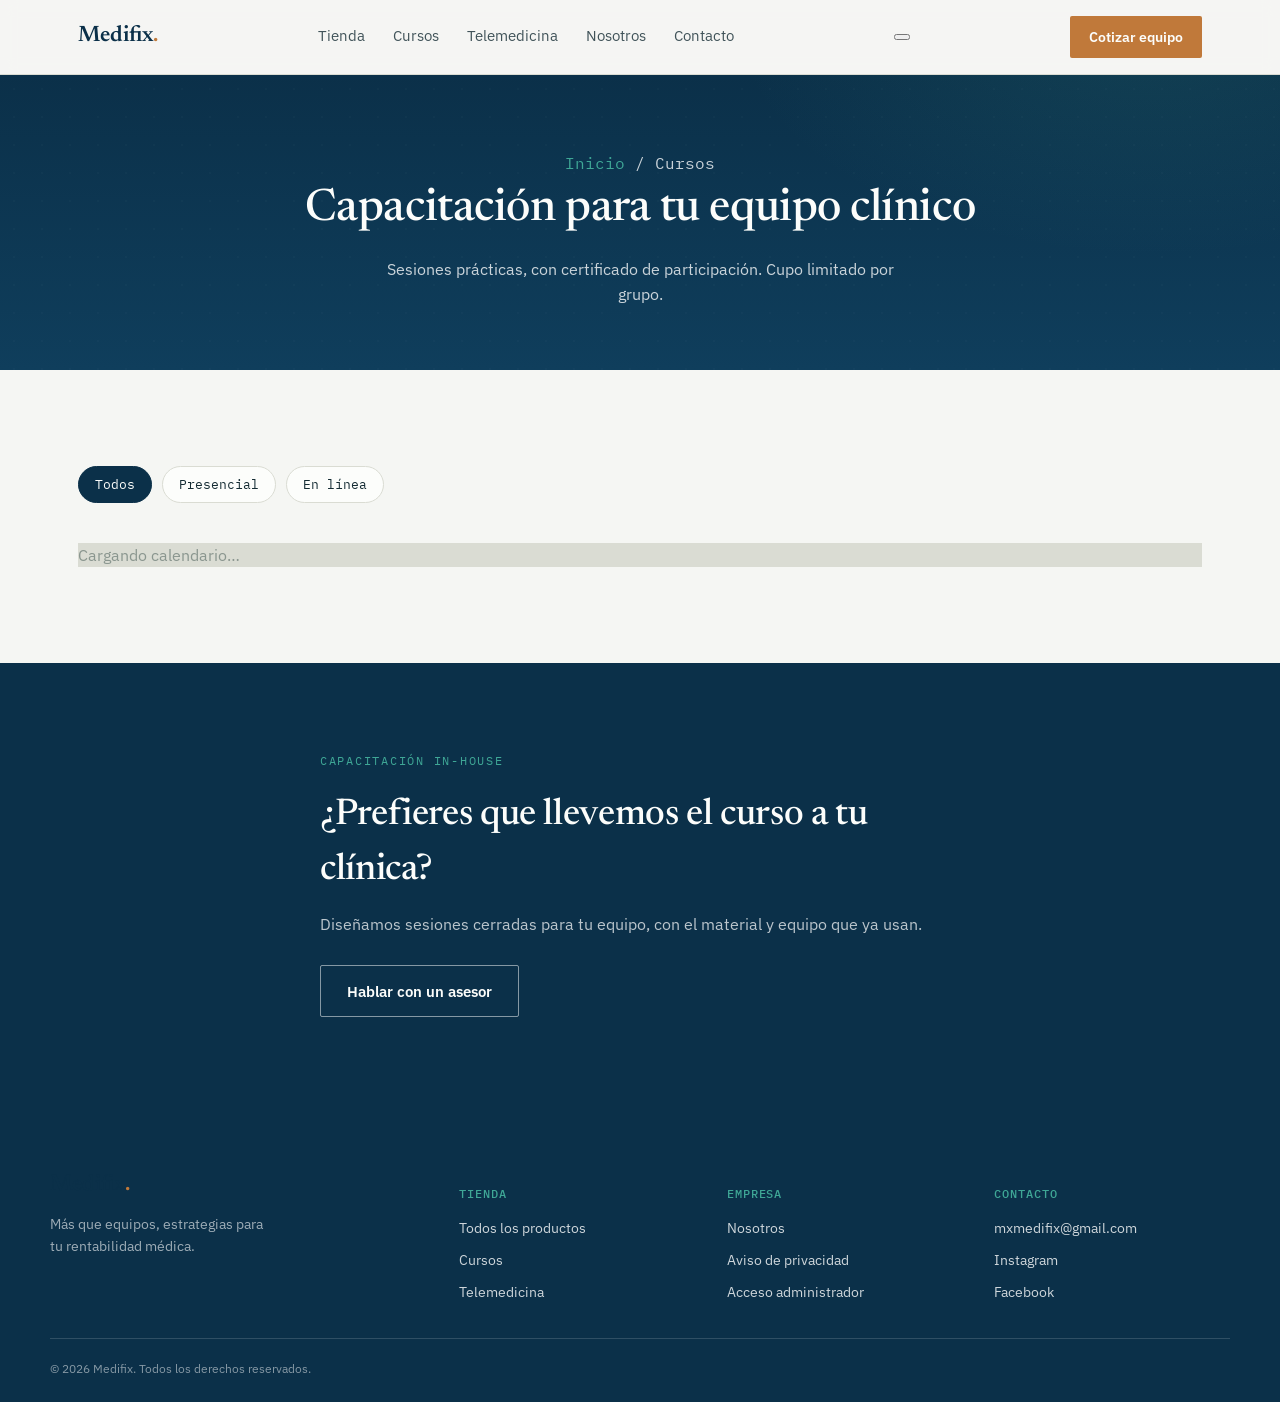
<file: cursos.html>
<!DOCTYPE html>
<html lang="es">
<head>
<meta charset="UTF-8">
<meta name="viewport" content="width=device-width, initial-scale=1.0">
<title>Cursos de capacitación — Medifix</title>
<meta name="description" content="Cursos de capacitación clínica Medifix: manejo de equipo, bioseguridad y rentabilidad de consultorio.">
<link rel="preconnect" href="https://fonts.googleapis.com">
<link rel="preconnect" href="https://fonts.gstatic.com" crossorigin>
<link href="https://fonts.googleapis.com/css2?family=Newsreader:ital,opsz,wght@0,6..72,400;0,6..72,500;0,6..72,600;1,6..72,500&family=IBM+Plex+Sans:wght@400;500;600;700&family=IBM+Plex+Mono:wght@400;500&display=swap" rel="stylesheet">
<link rel="stylesheet" href="styles.css">
</head>
<body>

<div class="ecg-progress" id="ecgProgress"></div>

<header class="nav">
  <div class="nav-inner">
    <a href="index.html" class="brand">Medifix<span class="brand-dot">.</span></a>
    <nav class="nav-links">
      <a href="tienda.html">Tienda</a>
      <a href="cursos.html">Cursos</a>
      <a href="telemedicina.html">Telemedicina</a>
      <a href="nosotros.html">Nosotros</a>
      <a href="contacto.html">Contacto</a>
    </nav>
    <button class="nav-toggle" id="navToggle" aria-label="Abrir menú" aria-expanded="false">
      <span></span><span></span><span></span>
    </button>
    <a href="index.html#cotizador" class="btn btn-copper btn-small">Cotizar equipo</a>
  </div>
</header>

<main>
  <section class="page-hero">
    <p class="breadcrumb"><a href="index.html">Inicio</a> / Cursos</p>
    <h1>Capacitación para tu equipo clínico</h1>
    <p>Sesiones prácticas, con certificado de participación. Cupo limitado por grupo.</p>
  </section>

  <section class="section">
    <div class="filter-row reveal" id="courseFilterRow" data-target="coursesListFull" data-attr="data-modality">
      <button class="filter-chip active" data-filter="todos">Todos</button>
      <button class="filter-chip" data-filter="presencial">Presencial</button>
      <button class="filter-chip" data-filter="linea">En línea</button>
    </div>

    <div class="courses-list reveal" id="coursesListFull">
      <p style="color:#8A968F;">Cargando calendario…</p>
    </div>
  </section>

  <section class="section section-dark">
    <div class="section-head section-head-light" style="margin-bottom:0;">
      <p class="eyebrow">Capacitación in-house</p>
      <h2>¿Prefieres que llevemos el curso a tu clínica?</h2>
      <p class="section-sub">Diseñamos sesiones cerradas para tu equipo, con el material y equipo que ya usan.</p>
      <div style="margin-top:28px;">
        <a href="contacto.html" class="btn btn-outline">Hablar con un asesor</a>
      </div>
    </div>
  </section>
</main>

<footer class="footer">
  <div class="footer-inner">
    <div class="footer-brand">
      <p class="brand">Medifix<span class="brand-dot">.</span></p>
      <p data-ck="global.footerTagline">Más que equipos, estrategias para tu rentabilidad médica.</p>
    </div>
    <div class="footer-col">
      <h4>Tienda</h4>
      <a href="tienda.html">Todos los productos</a>
      <a href="cursos.html">Cursos</a>
      <a href="telemedicina.html">Telemedicina</a>
    </div>
    <div class="footer-col">
      <h4>Empresa</h4>
      <a href="nosotros.html">Nosotros</a>
      <a href="privacidad.html">Aviso de privacidad</a>
      <a href="admin.html">Acceso administrador</a>
    </div>
    <div class="footer-col">
      <h4>Contacto</h4>
      <a href="mailto:mxmedifix@gmail.com" data-ck="global.email" data-ck-attr="href">mxmedifix@gmail.com</a>
      <a href="https://www.instagram.com/mxmedifix" target="_blank" rel="noopener" data-ck="global.instagramUrl" data-ck-attr="href">Instagram</a>
      <a href="https://www.facebook.com/profile.php?id=61575132607438" target="_blank" rel="noopener" data-ck="global.facebookUrl" data-ck-attr="href">Facebook</a>
    </div>
  </div>
  <p class="footer-legal">© 2026 Medifix. Todos los derechos reservados.</p>
</footer>

<script src="script.js"></script>
</body>
</html>
</file>
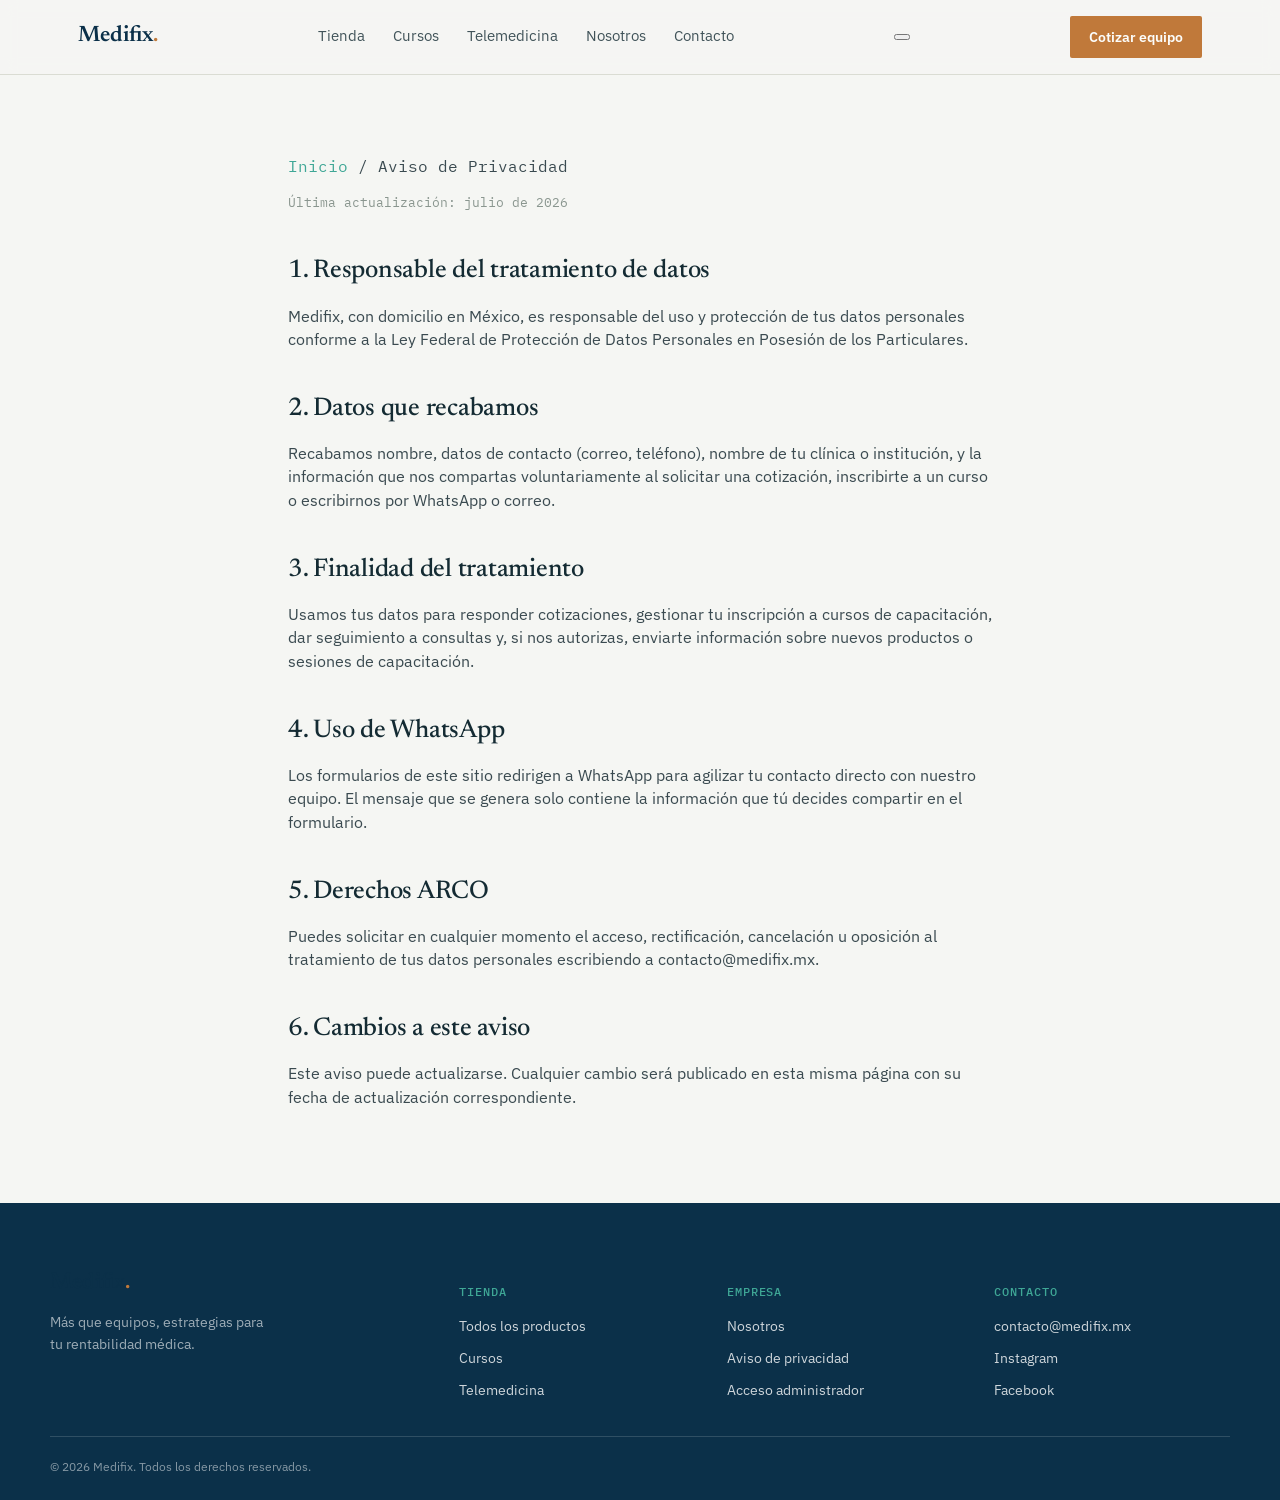
<file: privacidad.html>
<!DOCTYPE html>
<html lang="es">
<head>
<meta charset="UTF-8">
<meta name="viewport" content="width=device-width, initial-scale=1.0">
<title>Aviso de Privacidad — Medifix</title>
<link rel="preconnect" href="https://fonts.googleapis.com">
<link rel="preconnect" href="https://fonts.gstatic.com" crossorigin>
<link href="https://fonts.googleapis.com/css2?family=Newsreader:ital,opsz,wght@0,6..72,400;0,6..72,500;0,6..72,600;1,6..72,500&family=IBM+Plex+Sans:wght@400;500;600;700&family=IBM+Plex+Mono:wght@400;500&display=swap" rel="stylesheet">
<link rel="stylesheet" href="styles.css">
</head>
<body>

<header class="nav">
  <div class="nav-inner">
    <a href="index.html" class="brand">Medifix<span class="brand-dot">.</span></a>
    <nav class="nav-links">
      <a href="tienda.html">Tienda</a>
      <a href="cursos.html">Cursos</a>
      <a href="telemedicina.html">Telemedicina</a>
      <a href="nosotros.html">Nosotros</a>
      <a href="contacto.html">Contacto</a>
    </nav>
    <button class="nav-toggle" id="navToggle" aria-label="Abrir menú" aria-expanded="false">
      <span></span><span></span><span></span>
    </button>
    <a href="index.html#cotizador" class="btn btn-copper btn-small">Cotizar equipo</a>
  </div>
</header>

<main>
  <section class="legal">
    <p class="breadcrumb"><a href="index.html">Inicio</a> / Aviso de Privacidad</p>
    <span class="legal-updated">Última actualización: julio de 2026</span>

    <h2>1. Responsable del tratamiento de datos</h2>
    <p>Medifix, con domicilio en México, es responsable del uso y protección de tus datos personales conforme a la Ley Federal de Protección de Datos Personales en Posesión de los Particulares.</p>

    <h2>2. Datos que recabamos</h2>
    <p>Recabamos nombre, datos de contacto (correo, teléfono), nombre de tu clínica o institución, y la información que nos compartas voluntariamente al solicitar una cotización, inscribirte a un curso o escribirnos por WhatsApp o correo.</p>

    <h2>3. Finalidad del tratamiento</h2>
    <p>Usamos tus datos para responder cotizaciones, gestionar tu inscripción a cursos de capacitación, dar seguimiento a consultas y, si nos autorizas, enviarte información sobre nuevos productos o sesiones de capacitación.</p>

    <h2>4. Uso de WhatsApp</h2>
    <p>Los formularios de este sitio redirigen a WhatsApp para agilizar tu contacto directo con nuestro equipo. El mensaje que se genera solo contiene la información que tú decides compartir en el formulario.</p>

    <h2>5. Derechos ARCO</h2>
    <p>Puedes solicitar en cualquier momento el acceso, rectificación, cancelación u oposición al tratamiento de tus datos personales escribiendo a <a href="mailto:contacto@medifix.mx">contacto@medifix.mx</a>.</p>

    <h2>6. Cambios a este aviso</h2>
    <p>Este aviso puede actualizarse. Cualquier cambio será publicado en esta misma página con su fecha de actualización correspondiente.</p>
  </section>
</main>

<footer class="footer">
  <div class="footer-inner">
    <div class="footer-brand">
      <p class="brand">Medifix<span class="brand-dot">.</span></p>
      <p data-ck="global.footerTagline">Más que equipos, estrategias para tu rentabilidad médica.</p>
    </div>
    <div class="footer-col">
      <h4>Tienda</h4>
      <a href="tienda.html">Todos los productos</a>
      <a href="cursos.html">Cursos</a>
      <a href="telemedicina.html">Telemedicina</a>
    </div>
    <div class="footer-col">
      <h4>Empresa</h4>
      <a href="nosotros.html">Nosotros</a>
      <a href="privacidad.html">Aviso de privacidad</a>
      <a href="admin.html">Acceso administrador</a>
    </div>
    <div class="footer-col">
      <h4>Contacto</h4>
      <a href="mailto:contacto@medifix.mx" data-ck="global.email" data-ck-attr="href">contacto@medifix.mx</a>
      <a href="https://www.instagram.com/mxmedifix" target="_blank" rel="noopener" data-ck="global.instagramUrl" data-ck-attr="href">Instagram</a>
      <a href="https://www.facebook.com/profile.php?id=61575132607438" target="_blank" rel="noopener" data-ck="global.facebookUrl" data-ck-attr="href">Facebook</a>
    </div>
  </div>
  <p class="footer-legal">© 2026 Medifix. Todos los derechos reservados.</p>
</footer>

</body>
</html>
</file>
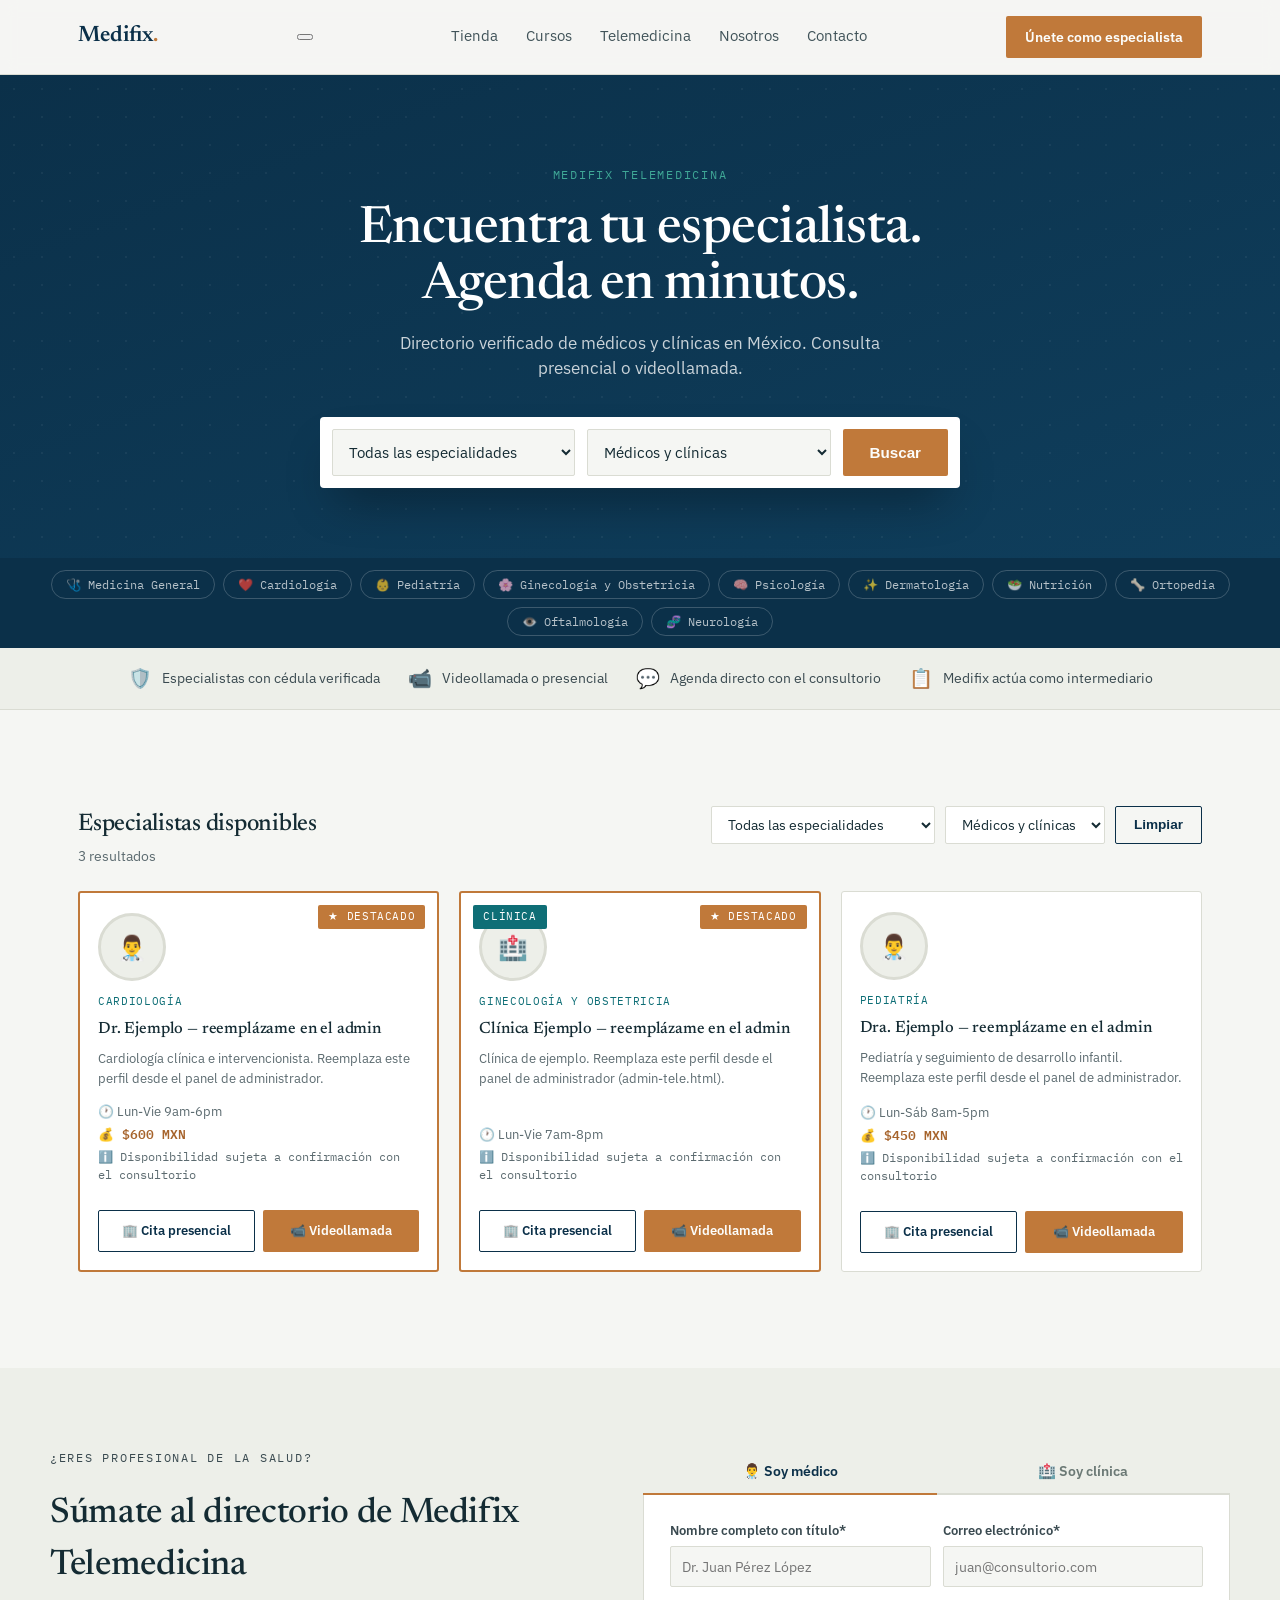
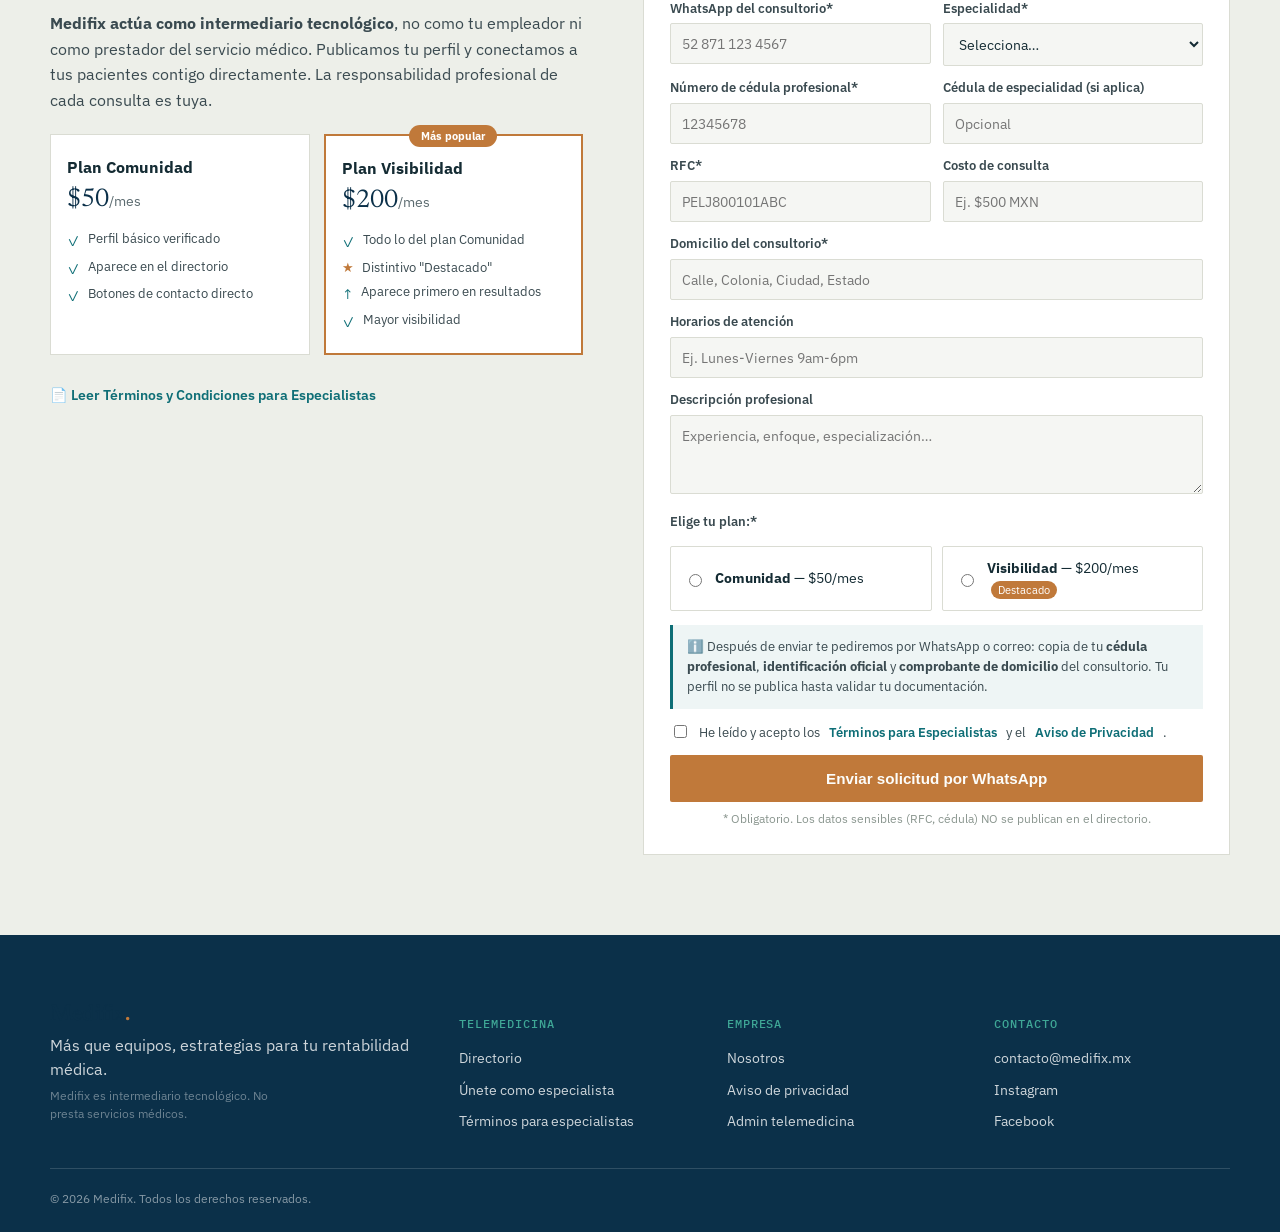
<file: telemedicina.html>
<!DOCTYPE html>
<html lang="es">
<head>
<meta charset="UTF-8">
<meta name="viewport" content="width=device-width, initial-scale=1.0">
<title>Telemedicina — Medifix</title>
<meta name="description" content="Directorio de especialistas médicos verificados. Agenda cita presencial o videollamada.">
<link rel="preconnect" href="https://fonts.googleapis.com">
<link rel="preconnect" href="https://fonts.gstatic.com" crossorigin>
<link href="https://fonts.googleapis.com/css2?family=Newsreader:ital,opsz,wght@0,6..72,400;0,6..72,500;0,6..72,600;1,6..72,500&family=IBM+Plex+Sans:wght@400;500;600;700&family=IBM+Plex+Mono:wght@400;500&display=swap" rel="stylesheet">
<link rel="stylesheet" href="styles.css">
<style>
/* ── HERO ── */
.th{background:linear-gradient(160deg,#0B3049 0%,#0F3E5C 100%);color:#fff;padding:90px 28px 70px;position:relative;overflow:hidden;}
.th::before{content:"";position:absolute;inset:0;background-image:radial-gradient(rgba(255,255,255,.05) 1px,transparent 1px);background-size:28px 28px;pointer-events:none;}
.th-inner{max-width:860px;margin:0 auto;text-align:center;position:relative;z-index:1;}
.th h1{font-family:'Newsreader',serif;font-size:clamp(2rem,5vw,3.2rem);margin:14px 0 16px;line-height:1.1;}
.th-sub{color:rgba(255,255,255,.78);font-size:1.05rem;max-width:500px;margin:0 auto 36px;}
/* Buscador */
.tsb{display:flex;gap:12px;background:#fff;padding:12px;border-radius:4px;box-shadow:0 24px 48px -16px rgba(0,0,0,.4);flex-wrap:wrap;max-width:640px;margin:0 auto;}
.tsb select,.tsb input{flex:1;min-width:160px;border:1px solid var(--line);border-radius:2px;padding:11px 12px;font-family:var(--font-body);font-size:.92rem;background:var(--bg);color:var(--ink);outline:none;}
.tsb select:focus,.tsb input:focus{outline:2px solid var(--teal);}
/* Chips */
.spec-chips{background:var(--navy);padding:12px 28px;}
.spec-chips-inner{max-width:1180px;margin:0 auto;display:flex;gap:8px;flex-wrap:wrap;justify-content:center;}
.spec-chip{font-family:var(--font-mono);font-size:.76rem;color:rgba(255,255,255,.7);border:1px solid rgba(255,255,255,.2);padding:6px 14px;border-radius:20px;cursor:pointer;background:transparent;transition:all .2s;}
.spec-chip:hover,.spec-chip.active{color:#fff;border-color:#3FA796;background:rgba(63,167,150,.15);}
/* Trust bar */
.trust-bar{background:var(--bg-alt);border-bottom:1px solid var(--line);padding:16px 28px;}
.trust-bar-inner{max-width:1180px;margin:0 auto;display:flex;gap:28px;justify-content:center;flex-wrap:wrap;}
.trust-item{display:flex;align-items:center;gap:10px;font-size:.86rem;color:#3A4A50;}
.trust-icon{font-size:1.2rem;}
/* Directorio */
.dir-header{display:flex;justify-content:space-between;align-items:flex-start;flex-wrap:wrap;gap:16px;margin-bottom:24px;}
.dir-filters{display:flex;gap:10px;flex-wrap:wrap;}
.dir-select{font-family:var(--font-body);font-size:.85rem;padding:8px 12px;border:1px solid var(--line);border-radius:2px;background:#fff;color:var(--ink);}
/* Grid */
.tgrid{display:grid;grid-template-columns:repeat(3,1fr);gap:20px;}
.tcard{background:#fff;border:1px solid var(--line);border-radius:3px;overflow:hidden;display:flex;flex-direction:column;transition:transform .3s ease,box-shadow .3s ease;}
.tcard:hover{transform:translateY(-4px);box-shadow:0 20px 40px -18px rgba(11,48,73,.2);}
.tcard.destacado{border-color:#C0793A;border-width:2px;}
.tcard-top{padding:20px 18px 0;position:relative;}
.tcard-badge{position:absolute;top:12px;right:12px;background:#C0793A;color:#fff;font-family:var(--font-mono);font-size:.66rem;letter-spacing:.06em;text-transform:uppercase;padding:4px 10px;border-radius:2px;}
.tcard-badge-cli{position:absolute;top:12px;left:12px;background:#0E6E76;color:#fff;font-family:var(--font-mono);font-size:.66rem;letter-spacing:.06em;text-transform:uppercase;padding:4px 10px;border-radius:2px;}
.tavatar{width:68px;height:68px;border-radius:50%;background:var(--bg-alt);border:3px solid var(--line);display:flex;align-items:center;justify-content:center;font-size:1.5rem;color:var(--teal);margin-bottom:12px;overflow:hidden;}
.tavatar img{width:100%;height:100%;object-fit:cover;}
.tcard-body{padding:0 18px 18px;flex:1;display:flex;flex-direction:column;gap:5px;}
.tcard-spec{font-family:var(--font-mono);font-size:.7rem;color:var(--teal);text-transform:uppercase;letter-spacing:.06em;}
.tcard-body h3{font-size:1.02rem;margin:2px 0;}
.tcard-desc{font-size:.84rem;color:#5C6B70;flex:1;line-height:1.5;}
.tcard-meta{display:flex;flex-direction:column;gap:4px;margin:8px 0;font-size:.8rem;}
.tcard-cost{font-family:var(--font-mono);font-size:.8rem;color:#A6632B;font-weight:600;}
.tcard-avail{font-size:.76rem;color:#5C6B70;font-family:var(--font-mono);}
.tcard-actions{display:flex;gap:8px;padding:0 18px 18px;}
.tcard-actions .btn{flex:1;padding:10px 10px;font-size:.8rem;}
.tdir-empty{text-align:center;padding:60px 28px;color:#8A968F;grid-column:1/-1;}
.tdir-loading{text-align:center;padding:60px;color:#8A968F;grid-column:1/-1;}
/* REGISTRO */
.reg-section{background:var(--bg-alt);padding:80px 28px;}
.reg-inner{max-width:1180px;margin:0 auto;display:grid;grid-template-columns:1fr 1.1fr;gap:60px;align-items:start;}
.reg-copy h2{font-family:'Newsreader',serif;font-size:clamp(1.6rem,3vw,2.2rem);margin:14px 0 18px;}
.reg-copy p{color:#3A4A50;line-height:1.6;margin-bottom:20px;}
/* Planes */
.plans{display:grid;grid-template-columns:1fr 1fr;gap:14px;margin:20px 0 24px;}
.plan{background:#fff;border:1px solid var(--line);padding:20px 16px;position:relative;}
.plan.featured{border-color:#C0793A;border-width:2px;}
.plan-top-badge{position:absolute;top:-11px;left:50%;transform:translateX(-50%);background:#C0793A;color:#fff;font-size:.7rem;font-weight:700;padding:3px 12px;border-radius:20px;white-space:nowrap;}
.plan-name{display:block;font-weight:700;margin-bottom:2px;}
.plan-price{display:block;font-family:'Newsreader',serif;font-size:1.6rem;color:var(--navy);margin-bottom:10px;}
.plan-price small{font-size:.85rem;font-weight:400;color:#5C6B70;font-family:var(--font-body);}
.plan ul{list-style:none;padding:0;margin:0;display:flex;flex-direction:column;gap:5px;font-size:.83rem;color:#3A4A50;}
.plan ul li{display:flex;align-items:flex-start;gap:8px;}
.check-icon{color:#0E6E76;font-size:.9rem;margin-top:1px;}
.star-icon{color:#C0793A;}
.terms-link{color:var(--teal);font-size:.88rem;font-weight:600;display:inline-block;margin-top:6px;}
/* Tabs del form */
.reg-tabs{display:flex;border-bottom:2px solid var(--line);}
.reg-tab{flex:1;padding:13px;border:none;background:transparent;font-family:var(--font-body);font-size:.9rem;font-weight:600;cursor:pointer;color:#6B7975;transition:all .2s;border-bottom:2px solid transparent;margin-bottom:-2px;}
.reg-tab.active{color:var(--navy);border-bottom-color:#C0793A;}
.reg-form{display:none;background:#fff;border:1px solid var(--line);border-top:none;padding:26px;}
.reg-form.active{display:block;}
.fgrid{display:grid;grid-template-columns:1fr 1fr;gap:12px;margin-bottom:18px;}
.fgrid label,.ffull{display:flex;flex-direction:column;gap:5px;font-size:.83rem;font-weight:600;color:#3A4A50;}
.ffull{margin-bottom:12px;}
.fgrid input,.fgrid select,.fgrid textarea,.ffull input,.ffull select,.ffull textarea{font-family:var(--font-body);font-size:.9rem;padding:10px 11px;border:1px solid var(--line);border-radius:2px;background:var(--bg);color:var(--ink);font-weight:400;}
.fgrid input:focus,.fgrid select:focus,.fgrid textarea:focus,.ffull input:focus,.ffull select:focus,.ffull textarea:focus{outline:2px solid var(--teal);outline-offset:1px;}
.fspan2{grid-column:1/-1;}
/* Plan selector en form */
.plan-opts{display:flex;gap:10px;margin:14px 0;}
.plan-opt{flex:1;display:flex;align-items:center;gap:10px;padding:11px 13px;border:1px solid var(--line);border-radius:2px;cursor:pointer;font-size:.86rem;transition:border-color .2s,background .2s;}
.plan-opt:has(input:checked){border-color:#C0793A;background:rgba(192,121,58,.05);}
.plan-opt-badge{background:#C0793A;color:#fff;font-size:.68rem;padding:2px 7px;border-radius:10px;margin-left:4px;}
/* Info docs */
.docs-note{background:rgba(14,110,118,.07);border-left:3px solid var(--teal);padding:12px 14px;margin:14px 0;font-size:.83rem;color:#3A4A50;line-height:1.5;}
/* Acepta */
.check-row{display:flex;align-items:flex-start;gap:9px;font-size:.83rem;color:#3A4A50;margin:12px 0;cursor:pointer;}
.check-row input{margin-top:2px;flex-shrink:0;}
.check-row a{color:var(--teal);font-weight:600;}
.form-note{font-size:.76rem;color:#8A968F;text-align:center;margin-top:8px;}
/* Success */
.form-success{display:none;text-align:center;padding:28px;background:rgba(14,110,118,.06);border:1px solid #3FA796;border-radius:2px;margin-top:10px;}
.form-success h3{font-family:'Newsreader',serif;font-size:1.2rem;margin:10px 0 8px;}
.form-success p{color:#3A4A50;font-size:.9rem;}
/* Checkboxes de especialidades */
.spec-checks{display:grid;grid-template-columns:1fr 1fr;gap:5px;padding:8px 0;}
.spec-checks label{display:flex;align-items:center;gap:7px;font-weight:400;font-size:.86rem;cursor:pointer;}
/* Responsive */
@media(max-width:900px){
  .tgrid{grid-template-columns:1fr 1fr;}
  .reg-inner{grid-template-columns:1fr;}
  .plans{grid-template-columns:1fr;}
}
@media(max-width:580px){
  .tgrid{grid-template-columns:1fr;}
  .fgrid{grid-template-columns:1fr;}
  .tsb{flex-direction:column;}
}
</style>
</head>
<body>
<div class="ecg-progress" id="ecgProgress"></div>
<header class="nav">
  <div class="nav-inner">
    <a href="index.html" class="brand">Medifix<span class="brand-dot">.</span></a>
    <button class="nav-toggle" id="navToggle" aria-label="Abrir menú" aria-expanded="false"><span></span><span></span><span></span></button>
    <nav class="nav-links" id="navLinks">
      <a href="tienda.html">Tienda</a>
      <a href="cursos.html">Cursos</a>
      <a href="telemedicina.html">Telemedicina</a>
      <a href="nosotros.html">Nosotros</a>
      <a href="contacto.html">Contacto</a>
    </nav>
    <a href="#registro" class="btn btn-copper btn-small">Únete como especialista</a>
  </div>
</header>

<main>

<!-- HERO -->
<section class="th">
  <div class="th-inner">
    <p class="eyebrow">Medifix Telemedicina</p>
    <h1>Encuentra tu especialista.<br>Agenda en minutos.</h1>
    <p class="th-sub">Directorio verificado de médicos y clínicas en México. Consulta presencial o videollamada.</p>
    <div class="tsb">
      <select id="heroSpec">
        <option value="">Todas las especialidades</option>
      </select>
      <select id="heroTipo">
        <option value="">Médicos y clínicas</option>
        <option value="medico">Solo médicos</option>
        <option value="clinica">Solo clínicas</option>
      </select>
      <button class="btn btn-copper" onclick="heroSearch()">Buscar</button>
    </div>
  </div>
</section>

<!-- CHIPS -->
<div class="spec-chips">
  <div class="spec-chips-inner" id="specChips"></div>
</div>

<!-- TRUST -->
<div class="trust-bar">
  <div class="trust-bar-inner">
    <div class="trust-item"><span class="trust-icon">🛡️</span> Especialistas con cédula verificada</div>
    <div class="trust-item"><span class="trust-icon">📹</span> Videollamada o presencial</div>
    <div class="trust-item"><span class="trust-icon">💬</span> Agenda directo con el consultorio</div>
    <div class="trust-item"><span class="trust-icon">📋</span> Medifix actúa como intermediario</div>
  </div>
</div>

<!-- DIRECTORIO -->
<section class="section" id="directorio">
  <div class="dir-header">
    <div>
      <h2 id="dirTitle">Especialistas disponibles</h2>
      <p id="dirCount" style="color:#5C6B70;font-size:.88rem;margin-top:4px;"></p>
    </div>
    <div class="dir-filters">
      <select class="dir-select" id="fSpec" onchange="applyFilters()"><option value="">Todas las especialidades</option></select>
      <select class="dir-select" id="fTipo" onchange="applyFilters()"><option value="">Médicos y clínicas</option><option value="medico">Solo médicos</option><option value="clinica">Solo clínicas</option></select>
      <button class="btn btn-small btn-outline-dark" onclick="clearFilters()">Limpiar</button>
    </div>
  </div>
  <div class="tgrid" id="dirGrid"><p class="tdir-loading">Cargando directorio…</p></div>
  <div id="dirEmpty" style="display:none;text-align:center;padding:48px;color:#8A968F;">
    <p>No hay especialistas con esos filtros.</p>
    <button class="btn btn-small btn-outline-dark" onclick="clearFilters()">Ver todos</button>
  </div>
</section>

<!-- REGISTRO -->
<section id="registro" class="reg-section">
  <div class="reg-inner">

    <!-- COPY -->
    <div class="reg-copy">
      <p class="eyebrow eyebrow-dark">¿Eres profesional de la salud?</p>
      <h2>Súmate al directorio de Medifix Telemedicina</h2>
      <p><strong>Medifix actúa como intermediario tecnológico</strong>, no como tu empleador ni como prestador del servicio médico. Publicamos tu perfil y conectamos a tus pacientes contigo directamente. La responsabilidad profesional de cada consulta es tuya.</p>
      <div class="plans">
        <div class="plan">
          <span class="plan-name">Plan Comunidad</span>
          <span class="plan-price">$50<small>/mes</small></span>
          <ul>
            <li><span class="check-icon">✓</span> Perfil básico verificado</li>
            <li><span class="check-icon">✓</span> Aparece en el directorio</li>
            <li><span class="check-icon">✓</span> Botones de contacto directo</li>
          </ul>
        </div>
        <div class="plan featured">
          <span class="plan-top-badge">Más popular</span>
          <span class="plan-name">Plan Visibilidad</span>
          <span class="plan-price">$200<small>/mes</small></span>
          <ul>
            <li><span class="check-icon">✓</span> Todo lo del plan Comunidad</li>
            <li><span class="star-icon">★</span> Distintivo "Destacado"</li>
            <li><span class="check-icon">↑</span> Aparece primero en resultados</li>
            <li><span class="check-icon">✓</span> Mayor visibilidad</li>
          </ul>
        </div>
      </div>
      <a href="terminos-especialistas.html" target="_blank" class="terms-link">📄 Leer Términos y Condiciones para Especialistas</a>
    </div>

    <!-- FORMULARIOS -->
    <div>
      <div class="reg-tabs">
        <button class="reg-tab active" onclick="switchTab('medico',this)">👨‍⚕️ Soy médico</button>
        <button class="reg-tab" onclick="switchTab('clinica',this)">🏥 Soy clínica</button>
      </div>

      <!-- FORM MÉDICO -->
      <form class="reg-form active" id="formMedico">
        <div class="fgrid">
          <label>Nombre completo con título*<input type="text" name="nombre" required placeholder="Dr. Juan Pérez López"></label>
          <label>Correo electrónico*<input type="email" name="correo" required placeholder="juan@consultorio.com"></label>
          <label>WhatsApp del consultorio*<input type="text" name="whatsapp" required placeholder="52 871 123 4567"></label>
          <label>Especialidad*
            <select name="especialidad" id="medSpec" required>
              <option value="">Selecciona…</option>
            </select>
          </label>
          <label>Número de cédula profesional*<input type="text" name="cedula" required placeholder="12345678"></label>
          <label>Cédula de especialidad (si aplica)<input type="text" name="cedulaEsp" placeholder="Opcional"></label>
          <label>RFC*<input type="text" name="rfc" required placeholder="PELJ800101ABC"></label>
          <label>Costo de consulta<input type="text" name="costo" placeholder="Ej. $500 MXN"></label>
          <label class="fspan2">Domicilio del consultorio*<input type="text" name="domicilio" required placeholder="Calle, Colonia, Ciudad, Estado"></label>
          <label class="fspan2">Horarios de atención<input type="text" name="horarios" placeholder="Ej. Lunes-Viernes 9am-6pm"></label>
          <label class="fspan2">Descripción profesional<textarea name="descripcion" rows="3" placeholder="Experiencia, enfoque, especialización…"></textarea></label>
        </div>
        <p style="font-size:.83rem;font-weight:600;color:#3A4A50;margin-bottom:8px;">Elige tu plan:*</p>
        <div class="plan-opts">
          <label class="plan-opt"><input type="radio" name="plan" value="comunidad" required> <span><strong>Comunidad</strong> — $50/mes</span></label>
          <label class="plan-opt"><input type="radio" name="plan" value="visibilidad"> <span><strong>Visibilidad</strong> — $200/mes <span class="plan-opt-badge">Destacado</span></span></label>
        </div>
        <div class="docs-note">
          ℹ️ Después de enviar te pediremos por WhatsApp o correo: copia de tu <strong>cédula profesional</strong>, <strong>identificación oficial</strong> y <strong>comprobante de domicilio</strong> del consultorio. Tu perfil no se publica hasta validar tu documentación.
        </div>
        <label class="check-row"><input type="checkbox" name="acepta" required> He leído y acepto los <a href="terminos-especialistas.html" target="_blank">Términos para Especialistas</a> y el <a href="privacidad.html" target="_blank">Aviso de Privacidad</a>.</label>
        <button type="submit" class="btn btn-copper btn-full">Enviar solicitud por WhatsApp</button>
        <p class="form-note">* Obligatorio. Los datos sensibles (RFC, cédula) NO se publican en el directorio.</p>
        <div class="form-success" id="successMed">
          <div style="font-size:2rem;">✅</div>
          <h3>¡Solicitud enviada!</h3>
          <p>Revisa tu WhatsApp. Te contactamos en 24-48 horas hábiles para validar tu documentación y activar tu perfil.</p>
        </div>
      </form>

      <!-- FORM CLÍNICA -->
      <form class="reg-form" id="formClinica">
        <div class="fgrid">
          <label>Nombre de la clínica*<input type="text" name="nombre" required placeholder="Clínica San Rafael"></label>
          <label>Correo de contacto*<input type="email" name="correo" required placeholder="info@clinica.com"></label>
          <label>WhatsApp*<input type="text" name="whatsapp" required placeholder="52 871 123 4567"></label>
          <label>RFC*<input type="text" name="rfc" required placeholder="CSR800101XYZ"></label>
          <label class="fspan2">Domicilio*<input type="text" name="domicilio" required placeholder="Calle, Colonia, Ciudad, Estado"></label>
          <div class="fspan2">
            <label>Especialidades que ofrece*</label>
            <div class="spec-checks" id="cliSpecs"></div>
          </div>
          <label class="fspan2">Horarios<input type="text" name="horarios" placeholder="Ej. Lunes-Viernes 7am-8pm"></label>
          <label class="fspan2">Descripción<textarea name="descripcion" rows="3" placeholder="Servicios, tecnología, enfoque…"></textarea></label>
        </div>
        <p style="font-size:.83rem;font-weight:600;color:#3A4A50;margin-bottom:8px;">Elige tu plan:*</p>
        <div class="plan-opts">
          <label class="plan-opt"><input type="radio" name="plan" value="comunidad" required> <span><strong>Comunidad</strong> — $50/mes</span></label>
          <label class="plan-opt"><input type="radio" name="plan" value="visibilidad"> <span><strong>Visibilidad</strong> — $200/mes <span class="plan-opt-badge">Destacado</span></span></label>
        </div>
        <div class="docs-note">
          ℹ️ Después de enviar te pediremos: <strong>constancia de situación fiscal</strong>, <strong>identificación del representante legal</strong> y <strong>comprobante de domicilio</strong>. Tu perfil no se publica hasta validar.
        </div>
        <label class="check-row"><input type="checkbox" name="acepta" required> He leído y acepto los <a href="terminos-especialistas.html" target="_blank">Términos para Especialistas</a> y el <a href="privacidad.html" target="_blank">Aviso de Privacidad</a>.</label>
        <button type="submit" class="btn btn-copper btn-full">Enviar solicitud por WhatsApp</button>
        <p class="form-note">* Obligatorio. Los datos sensibles no se publican en el directorio.</p>
        <div class="form-success" id="successCli">
          <div style="font-size:2rem;">✅</div>
          <h3>¡Solicitud enviada!</h3>
          <p>Revisa tu WhatsApp. Te contactamos en 24-48 horas hábiles para validar tu documentación.</p>
        </div>
      </form>
    </div>
  </div>
</section>

</main>

<footer class="footer">
  <div class="footer-inner">
    <div class="footer-brand">
      <p class="brand">Medifix<span class="brand-dot">.</span></p>
      <p data-ck="global.footerTagline">Más que equipos, estrategias para tu rentabilidad médica.</p>
      <p style="font-size:.75rem;color:rgba(255,255,255,.4);margin-top:6px;">Medifix es intermediario tecnológico. No presta servicios médicos.</p>
    </div>
    <div class="footer-col">
      <h4>Telemedicina</h4>
      <a href="#directorio">Directorio</a>
      <a href="#registro">Únete como especialista</a>
      <a href="terminos-especialistas.html">Términos para especialistas</a>
    </div>
    <div class="footer-col">
      <h4>Empresa</h4>
      <a href="nosotros.html">Nosotros</a>
      <a href="privacidad.html">Aviso de privacidad</a>
      <a href="admin-tele.html">Admin telemedicina</a>
    </div>
    <div class="footer-col">
      <h4>Contacto</h4>
      <a href="mailto:contacto@medifix.mx" data-ck="global.email" data-ck-attr="href">contacto@medifix.mx</a>
      <a href="https://www.instagram.com/mxmedifix" target="_blank" rel="noopener">Instagram</a>
      <a href="https://www.facebook.com/profile.php?id=61575132607438" target="_blank" rel="noopener">Facebook</a>
    </div>
  </div>
  <p class="footer-legal">© 2026 Medifix. Todos los derechos reservados.</p>
</footer>

<script src="script.js"></script>
<script>
// ── NÚMERO DE WHATSAPP MEDIFIX (para recibir solicitudes) ──
const MEDIFIX_WA = "528718336666";

// ── ESPECIALIDADES ──
const SPECS = [
  {id:"gen",n:"Medicina General",i:"🩺"},
  {id:"car",n:"Cardiología",i:"❤️"},
  {id:"ped",n:"Pediatría",i:"👶"},
  {id:"gin",n:"Ginecología y Obstetricia",i:"🌸"},
  {id:"psi",n:"Psicología",i:"🧠"},
  {id:"der",n:"Dermatología",i:"✨"},
  {id:"nut",n:"Nutrición",i:"🥗"},
  {id:"ort",n:"Ortopedia",i:"🦴"},
  {id:"oft",n:"Oftalmología",i:"👁️"},
  {id:"neu",n:"Neurología",i:"🧬"},
  {id:"end",n:"Endocrinología",i:"⚗️"},
  {id:"gas",n:"Gastroenterología",i:"🫀"},
];

let DIRECTORY = [];   // médicos/clínicas aprobados cargados desde localStorage (admin los agrega)
let activeSpec = "";
let activeTipo = "";

// ── ARRANQUE ──
document.addEventListener('DOMContentLoaded', () => {
  buildSpecSelects();
  buildChips();
  buildClinicSpecCheckboxes();
  loadDirectory();
  initForms();
});

// ── SPEC SELECTS ──
function buildSpecSelects() {
  const opts = SPECS.map(s => `<option value="${s.id}">${s.i} ${s.n}</option>`).join('');
  ['heroSpec','fSpec','medSpec'].forEach(id => {
    const el = document.getElementById(id);
    if (!el) return;
    const first = el.options[0];
    el.innerHTML = ''; if (first) el.appendChild(first);
    el.insertAdjacentHTML('beforeend', opts);
  });
}

// ── CHIPS ──
function buildChips() {
  const wrap = document.getElementById('specChips');
  wrap.innerHTML = SPECS.slice(0,10).map(s =>
    `<button class="spec-chip" data-id="${s.id}" onclick="chipClick(this,'${s.id}')">${s.i} ${s.n}</button>`
  ).join('');
}
function chipClick(btn, id) {
  const wasActive = btn.classList.contains('active');
  document.querySelectorAll('.spec-chip').forEach(c => c.classList.remove('active'));
  activeSpec = wasActive ? '' : id;
  if (!wasActive) btn.classList.add('active');
  document.getElementById('fSpec').value = activeSpec;
  renderDirectory();
  document.getElementById('directorio').scrollIntoView({behavior:'smooth',block:'start'});
}

// ── CHECKBOXES CLÍNICA ──
function buildClinicSpecCheckboxes() {
  document.getElementById('cliSpecs').innerHTML = SPECS.map(s =>
    `<label><input type="checkbox" name="especialidades" value="${s.n}"> ${s.i} ${s.n}</label>`
  ).join('');
}

// ── DIRECTORIO ──
function loadDirectory() {
  // Carga del localStorage (el admin agrega especialistas desde admin-tele.html)
  try {
    const saved = localStorage.getItem('medifix_approved_specialists');
    DIRECTORY = saved ? JSON.parse(saved) : getDemoSpecialists();
  } catch { DIRECTORY = getDemoSpecialists(); }
  renderDirectory();
}

function getDemoSpecialists() {
  return [
    {id:"DEMO1",tipo:"medico",nombre:"Dr. Ejemplo — reemplázame en el admin",especialidad:"Cardiología",descripcion:"Cardiología clínica e intervencionista. Reemplaza este perfil desde el panel de administrador.",horarios:"Lun-Vie 9am-6pm",costo:"$600 MXN",whatsapp:MEDIFIX_WA,plan:"visibilidad",foto:""},
    {id:"DEMO2",tipo:"medico",nombre:"Dra. Ejemplo — reemplázame en el admin",especialidad:"Pediatría",descripcion:"Pediatría y seguimiento de desarrollo infantil. Reemplaza este perfil desde el panel de administrador.",horarios:"Lun-Sáb 8am-5pm",costo:"$450 MXN",whatsapp:MEDIFIX_WA,plan:"comunidad",foto:""},
    {id:"DEMO3",tipo:"clinica",nombre:"Clínica Ejemplo — reemplázame en el admin",especialidad:"Ginecología y Obstetricia",descripcion:"Clínica de ejemplo. Reemplaza este perfil desde el panel de administrador (admin-tele.html).",horarios:"Lun-Vie 7am-8pm",costo:"",whatsapp:MEDIFIX_WA,plan:"visibilidad",foto:""},
  ];
}

function renderDirectory() {
  const grid = document.getElementById('dirGrid');
  const empty = document.getElementById('dirEmpty');
  const specLabel = activeSpec ? (SPECS.find(s=>s.id===activeSpec)||{}).n : '';

  let items = [...DIRECTORY];
  // Destacados primero
  items.sort((a,b)=>(b.plan==='visibilidad'?1:0)-(a.plan==='visibilidad'?1:0));

  if (activeSpec && specLabel) items = items.filter(d=>d.especialidad.includes(specLabel));
  if (activeTipo) items = items.filter(d=>d.tipo===activeTipo);

  document.getElementById('dirTitle').textContent = specLabel || 'Especialistas disponibles';
  document.getElementById('dirCount').textContent = items.length ? `${items.length} resultado${items.length>1?'s':''}` : '';

  if (!items.length) { grid.innerHTML=''; empty.style.display='block'; return; }
  empty.style.display = 'none';

  grid.innerHTML = items.map(d => {
    const ph = (d.whatsapp||MEDIFIX_WA).replace(/\D/g,'');
    const mP = encodeURIComponent(`Hola, quiero agendar una cita presencial con ${d.nombre} (${d.especialidad}). ¿Qué horarios tienen disponibles?`);
    const mV = encodeURIComponent(`Hola, quiero agendar una videollamada con ${d.nombre} (${d.especialidad}). ¿Qué horarios tienen disponibles?`);
    const av = d.foto ? `<img src="${d.foto}" alt="${d.nombre}">` : (d.tipo==='clinica'?'🏥':'👨‍⚕️');
    return `
    <article class="tcard ${d.plan==='visibilidad'?'destacado':''}">
      <div class="tcard-top">
        ${d.plan==='visibilidad'?'<span class="tcard-badge">★ Destacado</span>':''}
        ${d.tipo==='clinica'?'<span class="tcard-badge-cli">Clínica</span>':''}
        <div class="tavatar">${av}</div>
      </div>
      <div class="tcard-body">
        <span class="tcard-spec">${d.especialidad}</span>
        <h3>${d.nombre}</h3>
        <p class="tcard-desc">${d.descripcion||''}</p>
        <div class="tcard-meta">
          ${d.horarios?`<span style="font-size:.8rem;color:#5C6B70;">🕐 ${d.horarios}</span>`:''}
          ${d.costo?`<span class="tcard-cost">💰 ${d.costo}</span>`:''}
          <span class="tcard-avail">ℹ️ Disponibilidad sujeta a confirmación con el consultorio</span>
        </div>
      </div>
      <div class="tcard-actions">
        <a href="https://wa.me/${ph}?text=${mP}" class="btn btn-outline-dark btn-small" target="_blank" rel="noopener">🏢 Cita presencial</a>
        <a href="https://wa.me/${ph}?text=${mV}" class="btn btn-copper btn-small" target="_blank" rel="noopener">📹 Videollamada</a>
      </div>
    </article>`;
  }).join('');
}

// ── FILTROS ──
function heroSearch() {
  activeSpec = document.getElementById('heroSpec').value;
  activeTipo = document.getElementById('heroTipo').value;
  document.getElementById('fSpec').value = activeSpec;
  document.getElementById('fTipo').value = activeTipo;
  document.querySelectorAll('.spec-chip').forEach(c=>c.classList.toggle('active', c.dataset.id===activeSpec));
  renderDirectory();
  document.getElementById('directorio').scrollIntoView({behavior:'smooth',block:'start'});
}
function applyFilters() {
  activeSpec = document.getElementById('fSpec').value;
  activeTipo = document.getElementById('fTipo').value;
  document.querySelectorAll('.spec-chip').forEach(c=>c.classList.toggle('active', c.dataset.id===activeSpec));
  renderDirectory();
}
function clearFilters() {
  activeSpec=''; activeTipo='';
  document.getElementById('fSpec').value='';
  document.getElementById('fTipo').value='';
  document.querySelectorAll('.spec-chip').forEach(c=>c.classList.remove('active'));
  renderDirectory();
}

// ── TABS ──
function switchTab(tipo, btn) {
  document.querySelectorAll('.reg-tab').forEach(t=>t.classList.remove('active'));
  document.querySelectorAll('.reg-form').forEach(f=>f.classList.remove('active'));
  btn.classList.add('active');
  document.getElementById('form' + tipo.charAt(0).toUpperCase() + tipo.slice(1)).classList.add('active');
}

// ── FORMULARIOS → WHATSAPP ──
// Los datos llegan a tu WhatsApp de Medifix, tú los revisas y apruebas en el admin
function initForms() {
  document.getElementById('formMedico').addEventListener('submit', e => {
    e.preventDefault();
    const f = e.target;
    const d = Object.fromEntries(new FormData(f));
    const msg = [
      '🩺 *NUEVA SOLICITUD DE MÉDICO — Medifix Telemedicina*',
      `*Nombre:* ${d.nombre}`,
      `*Correo:* ${d.correo}`,
      `*WhatsApp consultorio:* ${d.whatsapp}`,
      `*Especialidad:* ${d.especialidad}`,
      `*Cédula profesional:* ${d.cedula}`,
      `*Cédula de especialidad:* ${d.cedulaEsp||'N/A'}`,
      `*RFC:* ${d.rfc}`,
      `*Domicilio:* ${d.domicilio}`,
      `*Horarios:* ${d.horarios||'No especificados'}`,
      `*Costo consulta:* ${d.costo||'No especificado'}`,
      `*Plan elegido:* ${d.plan==='visibilidad'?'Visibilidad ($200/mes)':'Comunidad ($50/mes)'}`,
      `*Descripción:* ${d.descripcion||'N/A'}`,
      '',
      '📎 El médico acepta los Términos para Especialistas.',
      '✅ Revisar documentación y aprobar en admin-tele.html'
    ].join('\n');
    window.open(`https://wa.me/${MEDIFIX_WA}?text=${encodeURIComponent(msg)}`, '_blank');
    f.style.display = 'none';
    document.getElementById('successMed').style.display = 'block';
  });

  document.getElementById('formClinica').addEventListener('submit', e => {
    e.preventDefault();
    const f = e.target;
    const d = Object.fromEntries(new FormData(f));
    const specs = [...f.querySelectorAll('[name=especialidades]:checked')].map(i=>i.value).join(', ');
    const msg = [
      '🏥 *NUEVA SOLICITUD DE CLÍNICA — Medifix Telemedicina*',
      `*Nombre:* ${d.nombre}`,
      `*Correo:* ${d.correo}`,
      `*WhatsApp:* ${d.whatsapp}`,
      `*RFC:* ${d.rfc}`,
      `*Domicilio:* ${d.domicilio}`,
      `*Especialidades:* ${specs||'No especificadas'}`,
      `*Horarios:* ${d.horarios||'No especificados'}`,
      `*Plan elegido:* ${d.plan==='visibilidad'?'Visibilidad ($200/mes)':'Comunidad ($50/mes)'}`,
      `*Descripción:* ${d.descripcion||'N/A'}`,
      '',
      '📎 La clínica acepta los Términos para Especialistas.',
      '✅ Revisar documentación y aprobar en admin-tele.html'
    ].join('\n');
    window.open(`https://wa.me/${MEDIFIX_WA}?text=${encodeURIComponent(msg)}`, '_blank');
    f.style.display = 'none';
    document.getElementById('successCli').style.display = 'block';
  });
}
</script>
</body>
</html>
</file>
<file: styles.css>
:root{
  --ink:#142B33;
  --bg:#F5F6F3;
  --bg-alt:#EDEFE9;
  --navy:#0B3049;
  --navy-2:#0F3E5C;
  --teal:#0E6E76;
  --teal-line:#3FA796;
  --copper:#C0793A;
  --copper-dark:#A6632B;
  --line:#DADCD3;
  --white:#FCFDFB;
  --font-display:'Newsreader', serif;
  --font-body:'IBM Plex Sans', sans-serif;
  --font-mono:'IBM Plex Mono', monospace;
}

*{box-sizing:border-box;}
html{scroll-behavior:smooth;}
body{
  margin:0;
  background:var(--bg);
  color:var(--ink);
  font-family:var(--font-body);
  line-height:1.5;
  -webkit-font-smoothing:antialiased;
}
img{max-width:100%;display:block;}
a{color:inherit;text-decoration:none;}
h1,h2,h3{font-family:var(--font-display);font-weight:500;margin:0;letter-spacing:-0.01em;}
p{margin:0;}
ul{margin:0;padding:0;list-style:none;}

@media (prefers-reduced-motion: reduce){
  html{scroll-behavior:auto;}
  *{animation-duration:0.001ms !important; transition-duration:0.001ms !important;}
}

/* progress ecg bar */
.ecg-progress{
  position:fixed; top:0; left:0; height:3px; width:0%;
  background:var(--copper); z-index:200; transition:width .1s linear;
}

/* NAV */
.nav{
  position:sticky; top:0; z-index:100;
  background:rgba(245,246,243,0.9);
  backdrop-filter:blur(8px);
  border-bottom:1px solid var(--line);
}
.nav-inner{
  max-width:1180px; margin:0 auto; padding:16px 28px;
  display:flex; align-items:center; justify-content:space-between; gap:24px;
}
.brand{font-family:var(--font-display); font-size:1.4rem; font-weight:600; color:var(--navy);}
.brand-dot{color:var(--copper);}
.nav-links{display:flex; gap:28px; font-size:0.95rem;}
.nav-links a{opacity:0.8; transition:opacity .2s; position:relative; padding-bottom:4px;}
.nav-links a:hover{opacity:1;}
.nav-links a::after{
  content:""; position:absolute; left:0; bottom:0; height:2px; width:0;
  background:var(--copper); transition:width .25s cubic-bezier(.16,.8,.3,1);
}
.nav-links a:hover::after{width:100%;}
.nav-links a.active{opacity:1; font-weight:600;}
.nav-links a.active::after{width:100%;}

/* BUTTONS */
.btn{
  display:inline-flex; align-items:center; justify-content:center;
  padding:14px 26px; border-radius:2px; font-weight:600; font-size:0.95rem;
  border:1px solid transparent; cursor:pointer; transition:transform .15s ease, background .2s ease, box-shadow .2s ease;
}
.btn:hover{transform:translateY(-1px);}
.btn-copper{background:var(--copper); color:var(--white);}
.btn-copper:hover{background:var(--copper-dark);}
.btn-outline{background:transparent; color:var(--white); border-color:rgba(255,255,255,0.5);}
.btn-outline:hover{background:rgba(255,255,255,0.1);}
.btn-outline-dark{background:transparent; color:var(--navy); border-color:var(--navy);}
.btn-outline-dark:hover{background:var(--navy); color:var(--white);}
.btn-small{padding:10px 18px; font-size:0.85rem;}
.btn-full{width:100%;}

/* HERO */
.hero{
  position:relative;
  background:linear-gradient(180deg, var(--navy) 0%, var(--navy-2) 100%);
  color:var(--white);
  padding:120px 28px 90px;
  overflow:hidden;
}
.hero-inner{max-width:760px; margin:0 auto; text-align:center; position:relative; z-index:2;}
.eyebrow{
  font-family:var(--font-mono); font-size:0.78rem; letter-spacing:0.14em; text-transform:uppercase;
  color:var(--teal-line); margin-bottom:18px; display:block;
}
.eyebrow-dark{color:var(--teal);}
.hero-title{font-size:clamp(2.2rem, 5vw, 3.4rem); line-height:1.12; margin-bottom:22px;}
.hero-title em{font-style:italic; color:var(--teal-line);}
.hero-sub{font-size:1.08rem; color:rgba(255,255,255,0.78); max-width:560px; margin:0 auto 34px;}
.hero-actions{display:flex; gap:16px; justify-content:center; flex-wrap:wrap;}
.hero-ecg{position:absolute; bottom:0; left:0; width:100%; height:90px; opacity:0.9;}
#ecgPath{
  stroke-dasharray:1400;
  stroke-dashoffset:1400;
  animation:drawEcg 2.4s ease-out .4s forwards;
}
@keyframes drawEcg{ to{ stroke-dashoffset:0; } }

/* SECTIONS */
.section{max-width:1180px; margin:0 auto; padding:96px 28px;}
.section-alt{max-width:none; background:var(--bg-alt);}
.section-alt > *{max-width:1180px; margin-left:auto; margin-right:auto;}
.section-dark{max-width:none; background:var(--navy); color:var(--white); padding:88px 28px;}
.section-dark > *{max-width:1180px; margin-left:auto; margin-right:auto;}
.section-head{max-width:640px; margin-bottom:52px;}
.section-head h2{font-size:clamp(1.7rem, 3vw, 2.3rem);}
.section-sub{margin-top:14px; color:#4C5B61; font-size:1.02rem;}
.section-head-light .section-sub{color:rgba(255,255,255,0.72);}

/* SERVICES */
.services-grid{display:grid; grid-template-columns:repeat(3, 1fr); gap:24px;}
.services-grid-4{grid-template-columns:repeat(4, 1fr);}
.service-card{
  background:var(--white); border:1px solid var(--line); padding:32px 26px; border-radius:2px;
  display:flex; flex-direction:column; gap:12px;
}
.service-card-featured{background:var(--navy); color:var(--white); border-color:var(--navy);}
.service-card-featured .service-mono{color:var(--teal-line);}
.service-card-featured .service-link{color:var(--teal-line);}
.service-mono{font-family:var(--font-mono); font-size:0.78rem; color:var(--copper); letter-spacing:0.06em;}
.service-card h3{font-size:1.3rem;}
.service-card p{color:inherit; opacity:0.85; font-size:0.96rem;}
.service-card-featured p{opacity:0.85;}
.service-link{margin-top:auto; font-weight:600; font-size:0.92rem; color:var(--copper);}

/* CATALOG */
.catalog-grid{display:grid; grid-template-columns:repeat(3, 1fr); gap:24px; max-width:1180px; margin:0 auto;}
.catalog-card{background:var(--white); border:1px solid var(--line);}
.catalog-img{height:180px; background-size:cover; background-position:center;}
.catalog-card h3{padding:18px 18px 4px; font-size:1.12rem;}
.catalog-spec{padding:0 18px 20px; font-family:var(--font-mono); font-size:0.8rem; color:#6B7975;}
.catalog-cta{text-align:center; margin-top:40px; max-width:1180px; margin-left:auto; margin-right:auto;}

/* COURSES */
.courses-list{display:flex; flex-direction:column; gap:1px; background:var(--line);}
.course-row{
  background:var(--bg); padding:22px 8px; display:flex; align-items:center; gap:24px;
}
.course-date{
  width:64px; flex-shrink:0; text-align:center; font-family:var(--font-mono); color:var(--teal);
}
.course-day{display:block; font-size:1.6rem; font-weight:600; line-height:1;}
.course-month{display:block; font-size:0.78rem; text-transform:uppercase; letter-spacing:0.08em;}
.course-info{flex:1;}
.course-info h3{font-size:1.08rem; margin-bottom:4px;}
.course-info p{font-size:0.88rem; color:#5C6B70;}
.course-row[hidden]{display:none;}

/* STATS */
.stats-row{display:grid; grid-template-columns:repeat(4, 1fr); gap:24px; text-align:center;}
.stat-num{display:block; font-family:var(--font-display); font-size:2.4rem; color:var(--teal-line);}
.stat-label{display:block; font-size:0.85rem; color:rgba(255,255,255,0.65); margin-top:6px;}

/* QUOTE FORM */
.quote-wrap{display:grid; grid-template-columns:1fr 1fr; gap:60px; max-width:1180px; margin:0 auto; align-items:start;}
.quote-points{margin-top:24px; display:flex; flex-direction:column; gap:10px;}
.quote-points li{padding-left:22px; position:relative; font-size:0.95rem; color:#3A4A50;}
.quote-points li::before{content:"—"; position:absolute; left:0; color:var(--copper);}
.quote-form{background:var(--white); border:1px solid var(--line); padding:32px; display:flex; flex-direction:column; gap:16px;}
.quote-form label{display:flex; flex-direction:column; gap:6px; font-size:0.85rem; font-weight:600; color:#3A4A50;}
.quote-form input, .quote-form select, .quote-form textarea{
  font-family:var(--font-body); font-size:0.95rem; padding:11px 12px; border:1px solid var(--line);
  border-radius:2px; background:var(--bg); color:var(--ink); font-weight:400;
}
.quote-form input:focus, .quote-form select:focus, .quote-form textarea:focus{
  outline:2px solid var(--teal); outline-offset:1px;
}
.quote-note{font-size:0.82rem; color:#6B7975; text-align:center;}
.quote-note a{color:var(--teal); font-weight:600;}

/* FOOTER */
.footer{background:var(--navy); color:rgba(255,255,255,0.8); padding:64px 28px 24px;}
.footer-inner{
  max-width:1180px; margin:0 auto; display:grid; grid-template-columns:1.6fr 1fr 1fr 1fr; gap:32px;
  padding-bottom:36px; border-bottom:1px solid rgba(255,255,255,0.15);
}
.footer-brand p:last-child{margin-top:10px; font-size:0.9rem; max-width:220px; color:rgba(255,255,255,0.6);}
.footer-col{display:flex; flex-direction:column; gap:10px; font-size:0.9rem;}
.footer-col h4{font-family:var(--font-mono); font-size:0.75rem; text-transform:uppercase; letter-spacing:0.08em; color:var(--teal-line); margin-bottom:4px; font-weight:500;}
.footer-col a:hover{color:var(--white);}
.footer-legal{max-width:1180px; margin:20px auto 0; font-size:0.78rem; color:rgba(255,255,255,0.5);}

/* PAGE HERO (subpáginas) */
.page-hero{
  position:relative;
  background:
    radial-gradient(ellipse 700px 400px at 90% -20%, rgba(63,167,150,0.14), transparent 60%),
    linear-gradient(180deg, var(--navy) 0%, var(--navy-2) 100%);
  color:var(--white); padding:76px 28px 64px; text-align:center;
  overflow:hidden;
}
.page-hero::before{
  content:"";
  position:absolute; inset:0;
  background-image:radial-gradient(rgba(255,255,255,0.05) 1px, transparent 1px);
  background-size:28px 28px;
  opacity:0.35;
  pointer-events:none;
}
.page-hero > *{position:relative; z-index:1;}
.page-hero h1{font-size:clamp(2rem, 4vw, 2.8rem); margin-bottom:14px;}
.page-hero p{color:rgba(255,255,255,0.78); max-width:520px; margin:0 auto; font-size:1.02rem;}
.breadcrumb{font-family:var(--font-mono); font-size:0.78rem; color:rgba(255,255,255,0.55); margin-bottom:16px;}
.breadcrumb a{color:var(--teal-line);}

/* FILTERS */
.filter-row{display:flex; gap:10px; flex-wrap:wrap; margin-bottom:40px;}
.filter-chip{
  font-family:var(--font-mono); font-size:0.8rem; padding:9px 16px; border:1px solid var(--line);
  border-radius:20px; background:var(--white); cursor:pointer; color:var(--ink); transition:all .15s ease;
}
.filter-chip:hover{border-color:var(--teal);}
.filter-chip.active{background:var(--navy); color:var(--white); border-color:var(--navy);}

/* ============ PRODUCT GRID - MEJORADO ============ */
.product-grid{display:grid; grid-template-columns:repeat(3, 1fr); gap:24px;}

.product-card{
  background:var(--white); 
  border:1px solid var(--line); 
  display:flex; 
  flex-direction:column; 
  border-radius:12px; 
  overflow:hidden; 
  transition:transform 0.3s ease, box-shadow 0.3s ease;
}
.product-card:hover{
  transform:translateY(-6px); 
  box-shadow:0 12px 30px rgba(11,48,73,0.15);
}

.product-img{
  height:220px;
  background-size:contain !important;
  background-position:center;
  background-repeat:no-repeat;
  background-color:#f5f6f5;
  border-radius:12px 12px 0 0;
  transition:transform 0.4s ease;
}
.product-card:hover .product-img{
  transform:scale(1.03);
}

.product-body{
  flex:1; 
  display:flex; 
  flex-direction:column; 
  text-align:center; 
  padding:20px 18px;
}
.product-body h3{
  font-size:1rem; 
  margin-bottom:4px; 
  flex:1;
}
.product-cat{
  font-size:0.7rem; 
  text-transform:uppercase; 
  letter-spacing:0.06em; 
  color:var(--teal); 
  margin-bottom:4px;
}
.product-desc{
  font-size:0.85rem; 
  color:#5C6B70; 
  display:-webkit-box; 
  -webkit-line-clamp:2; 
  -webkit-box-orient:vertical; 
  overflow:hidden; 
  flex:1; 
  margin:6px 0;
}
.product-price{
  font-family:var(--font-mono); 
  font-size:0.95rem; 
  color:var(--copper-dark); 
  font-weight:600; 
  margin:6px 0;
}
.product-cta{
  margin-top:8px; 
  width:100%;
}
.product-card[hidden]{display:none;}

/* CONTACT PAGE */
.contact-wrap{display:grid; grid-template-columns:1fr 1fr; gap:60px; max-width:1180px; margin:0 auto;}
.contact-info{display:flex; flex-direction:column; gap:28px;}
.contact-item h4{font-family:var(--font-mono); font-size:0.78rem; text-transform:uppercase; letter-spacing:0.06em; color:var(--teal); margin-bottom:6px; font-weight:500;}
.contact-item p, .contact-item a{font-size:1.02rem;}
.contact-item a:hover{color:var(--teal);}
.contact-map{margin-top:8px; border:1px solid var(--line); height:220px; background:var(--bg-alt); display:flex; align-items:center; justify-content:center; color:#7C8A87; font-family:var(--font-mono); font-size:0.85rem;}

/* LEGAL TEXT */
.legal{max-width:760px; margin:0 auto; padding:80px 28px;}
.legal h2{font-size:1.6rem; margin-top:38px; margin-bottom:14px;}
.legal h2:first-child{margin-top:0;}
.legal p{color:#3A4A50; margin-bottom:14px; font-size:0.98rem;}
.legal-updated{font-family:var(--font-mono); font-size:0.8rem; color:#8A968F; margin-bottom:40px; display:block;}

/* VALUES (nosotros) */
.values-grid{display:grid; grid-template-columns:repeat(4, 1fr); gap:20px;}
.value-card{padding:24px 4px; border-top:2px solid var(--copper);}
.value-card h3{font-size:1.05rem; margin-bottom:8px;}
.value-card p{font-size:0.88rem; color:#5C6B70;}

.mv-grid{display:grid; grid-template-columns:1fr 1fr; gap:32px; margin-bottom:64px;}
.mv-card{background:var(--white); border:1px solid var(--line); padding:32px;}
.mv-card h3{font-family:var(--font-mono); font-size:0.8rem; text-transform:uppercase; letter-spacing:0.08em; color:var(--copper); margin-bottom:14px; font-weight:500;}
.mv-card p{font-size:1.02rem; color:#3A4A50; line-height:1.6;}

.logo-grid{display:grid; grid-template-columns:repeat(6, 1fr); gap:18px; align-items:center;}
.logo-grid img{filter:grayscale(1) opacity(0.6); border-radius:2px;}

/* RESPONSIVE */
@media (max-width: 1100px){
  .services-grid-4{grid-template-columns:repeat(2, 1fr);}
}
@media (max-width: 860px){
  .nav-links{display:none;}
  .services-grid, .services-grid-4, .catalog-grid{grid-template-columns:1fr;}
  .stats-row{grid-template-columns:repeat(2, 1fr); row-gap:32px;}
  .quote-wrap{grid-template-columns:1fr;}
  .footer-inner{grid-template-columns:1fr 1fr;}
  .course-row{flex-wrap:wrap;}
  .product-grid{grid-template-columns:1fr 1fr;}
  .contact-wrap{grid-template-columns:1fr;}
  .values-grid{grid-template-columns:1fr 1fr;}
  .mv-grid{grid-template-columns:1fr;}
  .logo-grid{grid-template-columns:repeat
</file>
